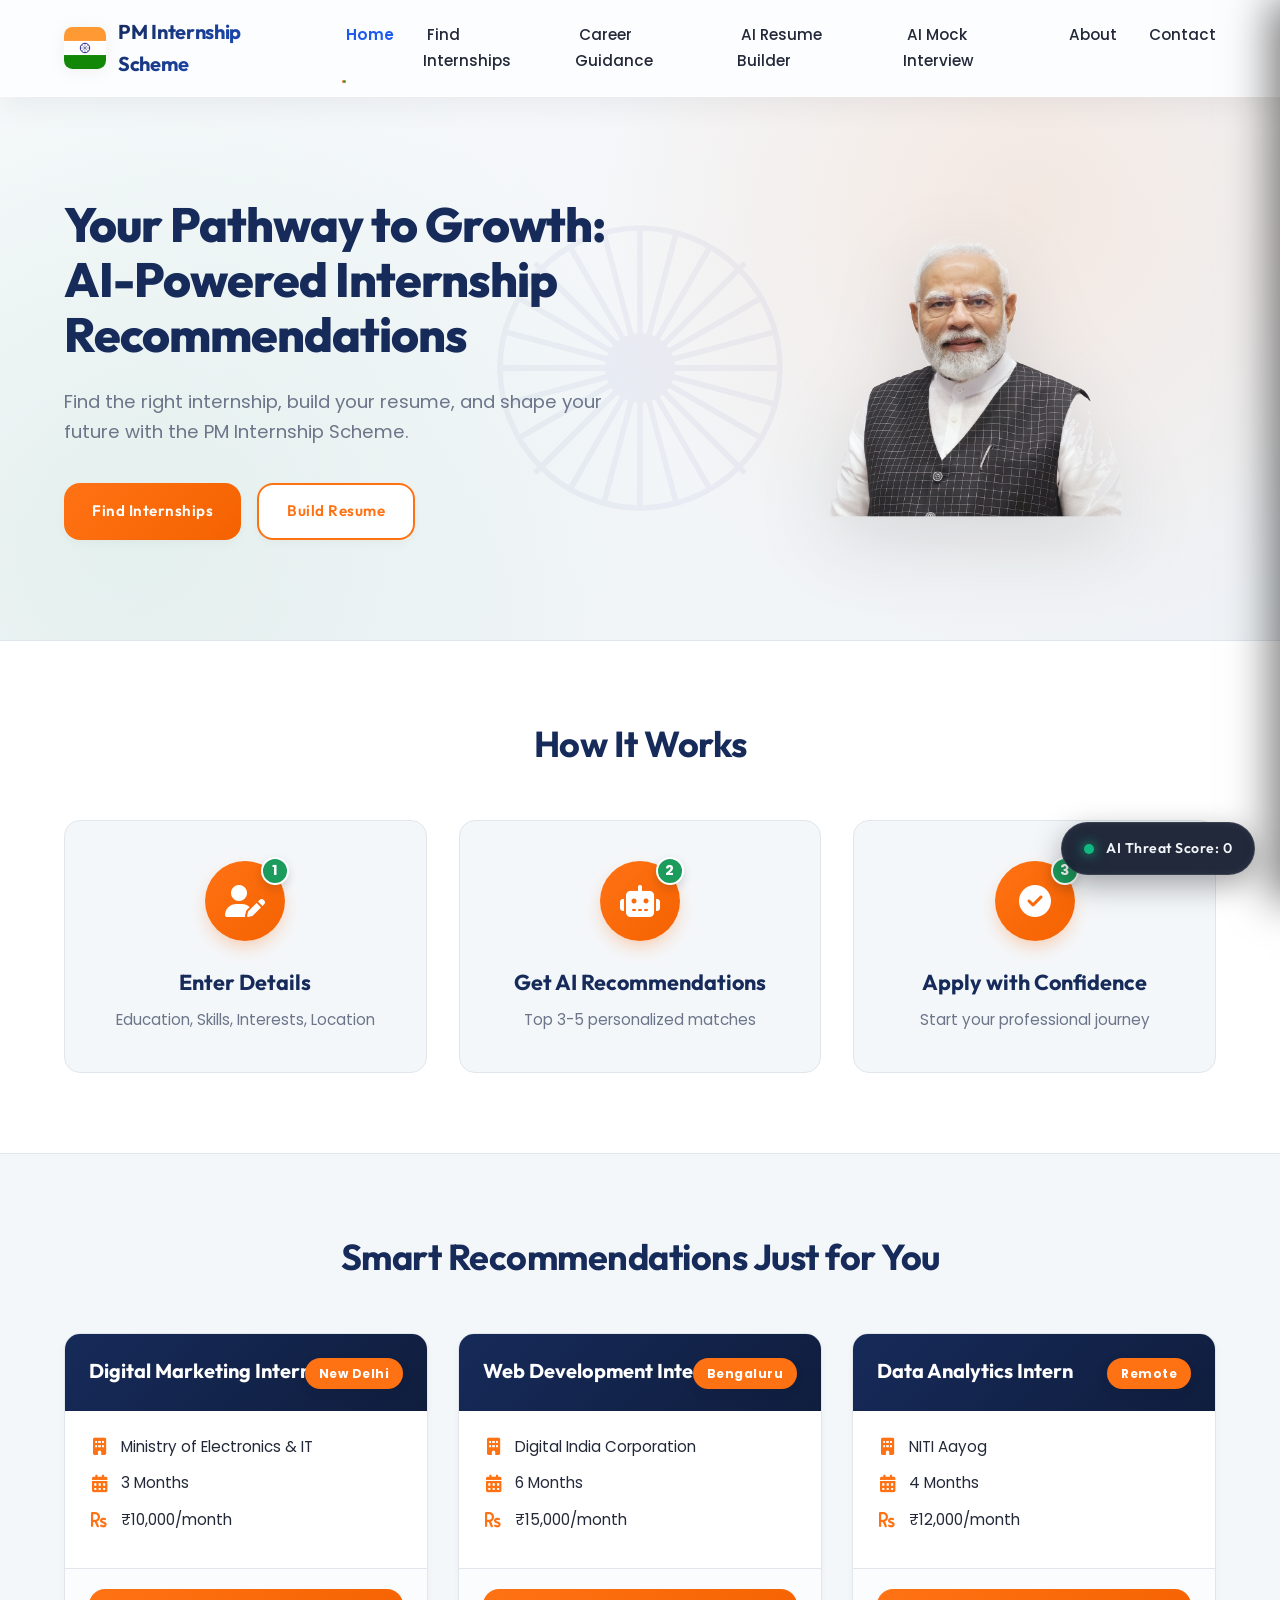
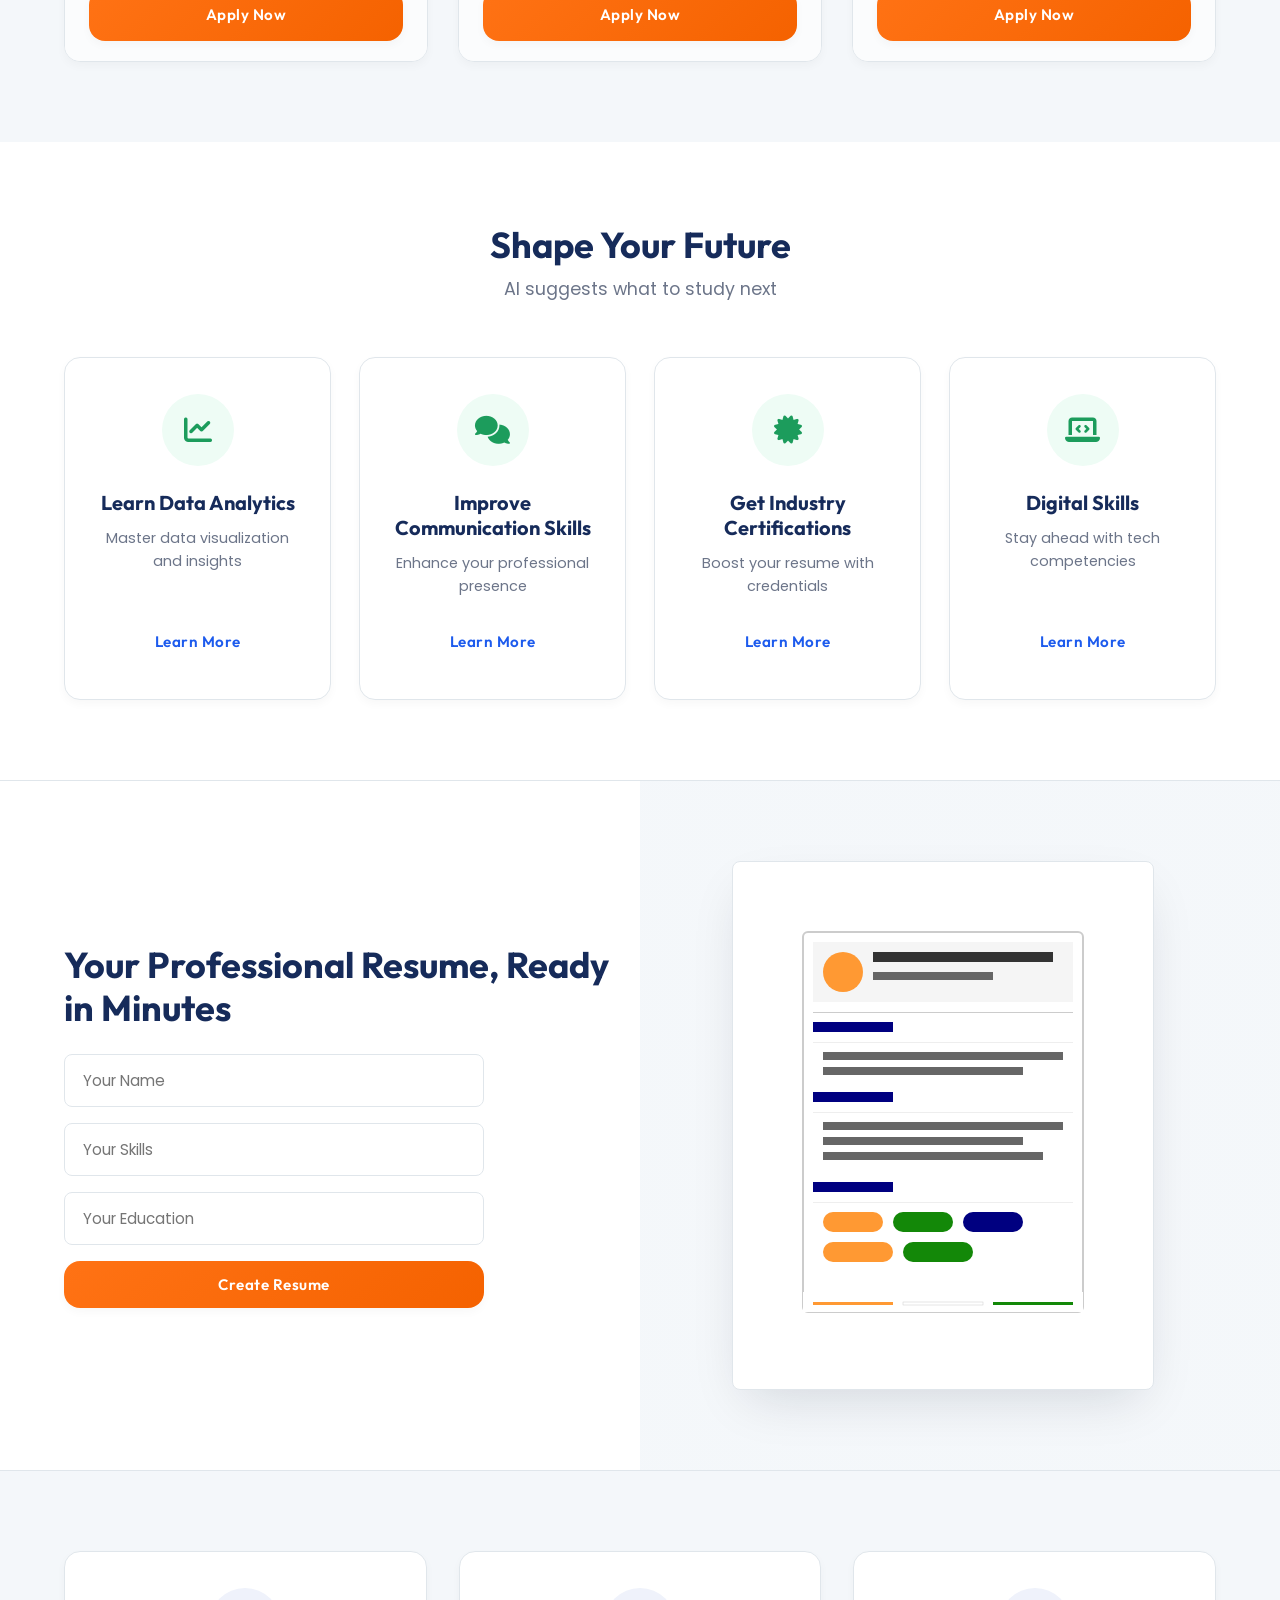
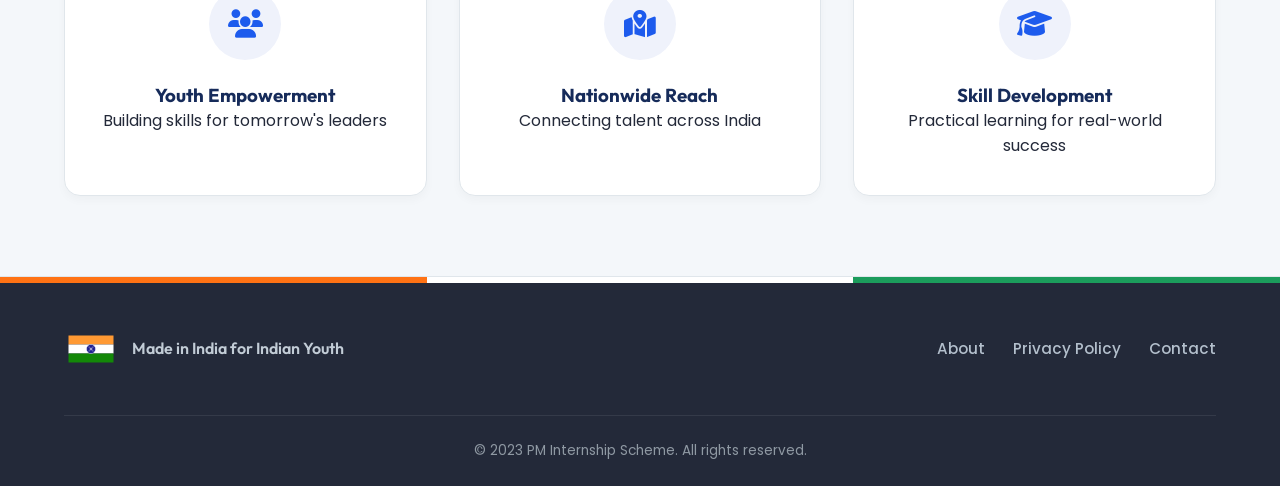
<file: index.html>
<!DOCTYPE html>
<html lang="en">
<head>
    <meta charset="UTF-8">
    <meta name="viewport" content="width=device-width, initial-scale=1.0">
    <title>PM Internship Scheme - AI-Powered Internship Recommendation & Career Guidance</title>
    <link rel="stylesheet" href="style.css">
    <link rel="stylesheet" href="https://cdnjs.cloudflare.com/ajax/libs/font-awesome/6.4.0/css/all.min.css">
    <link href="https://fonts.googleapis.com/css2?family=Outfit:wght@300;400;500;600;700;800&family=Poppins:wght@300;400;500;600;700&display=swap" rel="stylesheet">
</head>
<body>
    <!-- Header Section -->
    <header>
        <div class="container">
            <div class="logo">
                <img src="logo.svg" alt="PM Internship Scheme Logo">
                <span>PM Internship Scheme</span>
            </div>
            <nav>
                <ul class="menu">
                    <li><a href="index.html" class="active">Home</a></li>
                    <li><a href="find-internships.html">Find Internships</a></li>
                    <li><a href="career-guidance.html">Career Guidance</a></li>
                    <li><a href="resume-builder.html">AI Resume Builder</a></li>
                    <li><a href="mock-interview.html">AI Mock Interview</a></li>
                    <li><a href="about.html">About</a></li>
                    <li><a href="contact.html">Contact</a></li>
                </ul>
                <div class="hamburger">
                    <span></span>
                    <span></span>
                    <span></span>
                </div>
            </nav>
        </div>
    </header>

    <!-- Hero Banner Section -->
    <section class="hero">
        <div class="container">
            <div class="hero-content">
                <h1>Your Pathway to Growth: AI-Powered Internship Recommendations</h1>
                <p>Find the right internship, build your resume, and shape your future with the PM Internship Scheme.</p>
                <div class="hero-buttons">
                    <a href="find-internships.html" class="btn primary">Find Internships</a>
                    <a href="resume-builder.html" class="btn secondary">Build Resume</a>
                </div>
            </div>
            <div class="hero-image">
                <img src="pm-modi.png" alt="PM Modi">
            </div>
        </div>
        <div class="ashoka-chakra"></div>
    </section>

    <!-- How It Works Section -->
    <section class="how-it-works">
        <div class="container">
            <h2>How It Works</h2>
            <div class="steps">
                <div class="step">
                    <div class="step-icon">
                        <i class="fas fa-user-edit"></i>
                        <span class="step-number">1</span>
                    </div>
                    <h3>Enter Details</h3>
                    <p>Education, Skills, Interests, Location</p>
                </div>
                <div class="step">
                    <div class="step-icon">
                        <i class="fas fa-robot"></i>
                        <span class="step-number">2</span>
                    </div>
                    <h3>Get AI Recommendations</h3>
                    <p>Top 3-5 personalized matches</p>
                </div>
                <div class="step">
                    <div class="step-icon">
                        <i class="fas fa-check-circle"></i>
                        <span class="step-number">3</span>
                    </div>
                    <h3>Apply with Confidence</h3>
                    <p>Start your professional journey</p>
                </div>
            </div>
        </div>
    </section>

    <!-- Internship Preview Section -->
    <section class="internship-preview">
        <div class="container">
            <h2>Smart Recommendations Just for You</h2>
            <div class="internship-cards">
                <div class="card">
                    <div class="card-header">
                        <h3>Digital Marketing Intern</h3>
                        <span class="badge">New Delhi</span>
                    </div>
                    <div class="card-body">
                        <p><i class="fas fa-building"></i> Ministry of Electronics & IT</p>
                        <p><i class="fas fa-calendar-alt"></i> 3 Months</p>
                        <p><i class="fas fa-rupee-sign"></i> <span class="sensitive-data">₹10,000/month</span></p>
                    </div>
                    <div class="card-footer">
                        <a href="#" class="btn primary">Apply Now</a>
                    </div>
                </div>
                <div class="card">
                    <div class="card-header">
                        <h3>Web Development Intern</h3>
                        <span class="badge">Bengaluru</span>
                    </div>
                    <div class="card-body">
                        <p><i class="fas fa-building"></i> Digital India Corporation</p>
                        <p><i class="fas fa-calendar-alt"></i> 6 Months</p>
                        <p><i class="fas fa-rupee-sign"></i> <span class="sensitive-data">₹15,000/month</span></p>
                    </div>
                    <div class="card-footer">
                        <a href="#" class="btn primary">Apply Now</a>
                    </div>
                </div>
                <div class="card">
                    <div class="card-header">
                        <h3>Data Analytics Intern</h3>
                        <span class="badge">Remote</span>
                    </div>
                    <div class="card-body">
                        <p><i class="fas fa-building"></i> NITI Aayog</p>
                        <p><i class="fas fa-calendar-alt"></i> 4 Months</p>
                        <p><i class="fas fa-rupee-sign"></i> <span class="sensitive-data">₹12,000/month</span></p>
                    </div>
                    <div class="card-footer">
                        <a href="#" class="btn primary">Apply Now</a>
                    </div>
                </div>
            </div>
        </div>
    </section>

    <!-- Career Guidance Section -->
    <section class="career-guidance">
        <div class="container">
            <h2>Shape Your Future</h2>
            <p class="section-subtitle">AI suggests what to study next</p>
            <div class="guidance-cards">
                <div class="card">
                    <div class="card-icon">
                        <i class="fas fa-chart-line"></i>
                    </div>
                    <h3>Learn Data Analytics</h3>
                    <p>Master data visualization and insights</p>
                    <a href="career-guidance.html" class="btn text">Learn More</a>
                </div>
                <div class="card">
                    <div class="card-icon">
                        <i class="fas fa-comments"></i>
                    </div>
                    <h3>Improve Communication Skills</h3>
                    <p>Enhance your professional presence</p>
                    <a href="career-guidance.html" class="btn text">Learn More</a>
                </div>
                <div class="card">
                    <div class="card-icon">
                        <i class="fas fa-certificate"></i>
                    </div>
                    <h3>Get Industry Certifications</h3>
                    <p>Boost your resume with credentials</p>
                    <a href="career-guidance.html" class="btn text">Learn More</a>
                </div>
                <div class="card">
                    <div class="card-icon">
                        <i class="fas fa-laptop-code"></i>
                    </div>
                    <h3>Digital Skills</h3>
                    <p>Stay ahead with tech competencies</p>
                    <a href="career-guidance.html" class="btn text">Learn More</a>
                </div>
            </div>
        </div>
    </section>

    <!-- AI Resume Builder Section -->
    <section class="resume-builder">
        <div class="container">
            <div class="resume-content">
                <h2>Your Professional Resume, Ready in Minutes</h2>
                <form class="mini-form">
                    <div class="form-group">
                        <input type="text" placeholder="Your Name">
                    </div>
                    <div class="form-group">
                        <input type="text" placeholder="Your Skills">
                    </div>
                    <div class="form-group">
                        <input type="text" placeholder="Your Education">
                    </div>
                    <button type="button" class="btn primary">Create Resume</button>
                </form>
            </div>
            <div class="resume-preview">
                <img src="resume-preview.svg" alt="Resume Preview">
            </div>
        </div>
    </section>

    <!-- About Mini Section -->
    <section class="about-mini">
        <div class="container">
            <div class="about-cards">
                <div class="card">
                    <div class="card-icon">
                        <i class="fas fa-users"></i>
                    </div>
                    <h3>Youth Empowerment</h3>
                    <p>Building skills for tomorrow's leaders</p>
                </div>
                <div class="card">
                    <div class="card-icon">
                        <i class="fas fa-map-marked-alt"></i>
                    </div>
                    <h3>Nationwide Reach</h3>
                    <p>Connecting talent across India</p>
                </div>
                <div class="card">
                    <div class="card-icon">
                        <i class="fas fa-graduation-cap"></i>
                    </div>
                    <h3>Skill Development</h3>
                    <p>Practical learning for real-world success</p>
                </div>
            </div>
        </div>
    </section>

    <!-- Footer Section -->
    <footer>
        <div class="tricolor-strip"></div>
        <div class="container">
            <div class="footer-content">
                <div class="footer-logo">
                    <img src="indian-flag.svg" alt="Indian Flag">
                    <p>Made in India for Indian Youth</p>
                </div>
                <div class="footer-links">
                    <ul>
                        <li><a href="about.html">About</a></li>
                        <li><a href="#">Privacy Policy</a></li>
                        <li><a href="contact.html">Contact</a></li>
                    </ul>
                </div>
            </div>
            <div class="copyright">
                <p>&copy; 2023 PM Internship Scheme. All rights reserved.</p>
            </div>
        </div>
    </footer>

    <script src="script.js"></script>
    <script src="recommendations.js"></script>
</body>
</html>
</file>
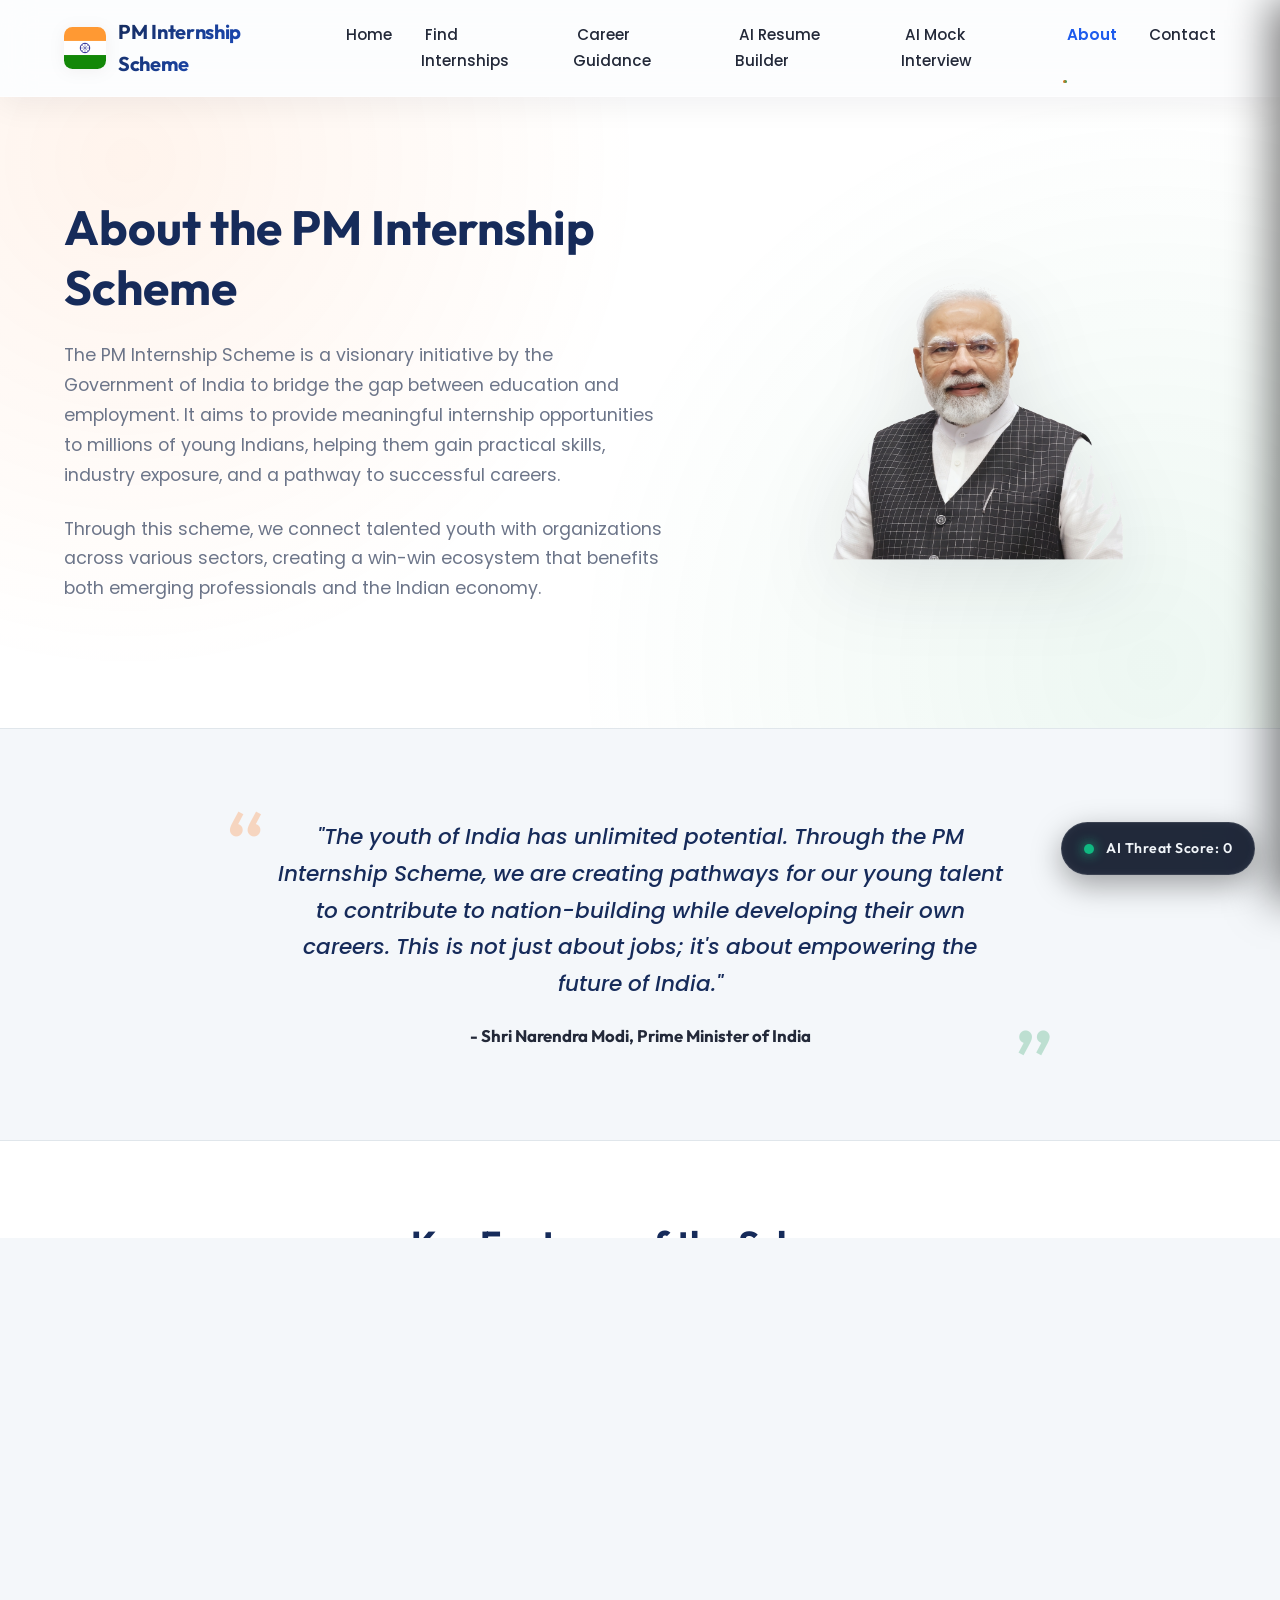
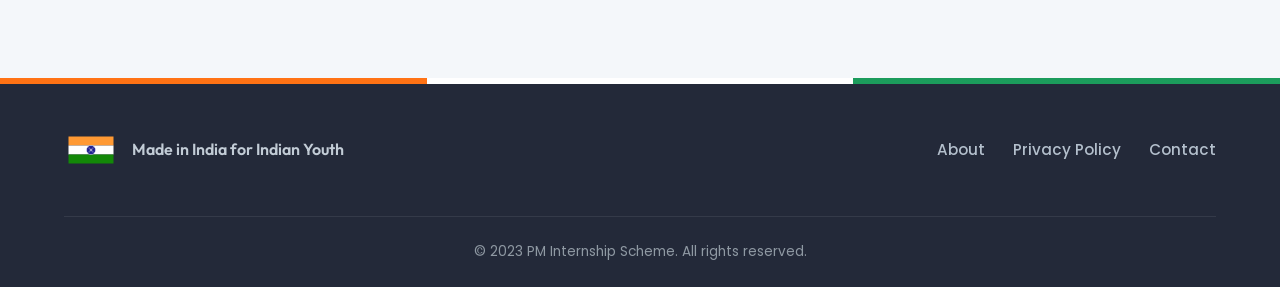
<file: about.html>
<!DOCTYPE html>
<html lang="en">
<head>
    <meta charset="UTF-8">
    <meta name="viewport" content="width=device-width, initial-scale=1.0">
    <title>About the Scheme - PM Internship Scheme</title>
    <link rel="stylesheet" href="style.css">
    <link rel="stylesheet" href="https://cdnjs.cloudflare.com/ajax/libs/font-awesome/6.4.0/css/all.min.css">
    <link href="https://fonts.googleapis.com/css2?family=Outfit:wght@300;400;500;600;700;800&family=Poppins:wght@300;400;500;600;700&display=swap" rel="stylesheet">
</head>
<body>
    <!-- Header Section -->
    <header>
        <div class="container">
            <div class="logo">
                <img src="logo.svg" alt="PM Internship Scheme Logo">
                <span>PM Internship Scheme</span>
            </div>
            <nav>
                <ul class="menu">
                    <li><a href="index.html">Home</a></li>
                    <li><a href="find-internships.html">Find Internships</a></li>
                    <li><a href="career-guidance.html">Career Guidance</a></li>
                    <li><a href="resume-builder.html">AI Resume Builder</a></li>
                    <li><a href="mock-interview.html">AI Mock Interview</a></li>
                    <li><a href="about.html" class="active">About</a></li>
                    <li><a href="contact.html">Contact</a></li>
                </ul>
                <div class="hamburger">
                    <span></span>
                    <span></span>
                    <span></span>
                </div>
            </nav>
        </div>
    </header>

    <!-- About Hero Section -->
    <section class="about-hero">
        <div class="container">
            <div class="about-hero-content">
                <div class="about-hero-text">
                    <h1>About the PM Internship Scheme</h1>
                    <p>The PM Internship Scheme is a visionary initiative by the Government of India to bridge the gap between education and employment. It aims to provide meaningful internship opportunities to millions of young Indians, helping them gain practical skills, industry exposure, and a pathway to successful careers.</p>
                    <p>Through this scheme, we connect talented youth with organizations across various sectors, creating a win-win ecosystem that benefits both emerging professionals and the Indian economy.</p>
                </div>
                <div class="about-hero-image">
                    <img src="pm-modi.png" alt="PM Modi">
                </div>
            </div>
        </div>
    </section>

    <!-- Quote Section -->
    <section class="about-quote">
        <div class="container">
            <div class="quote-content">
                <p class="quote-text">"The youth of India has unlimited potential. Through the PM Internship Scheme, we are creating pathways for our young talent to contribute to nation-building while developing their own careers. This is not just about jobs; it's about empowering the future of India."</p>
                <p class="quote-author">- Shri Narendra Modi, Prime Minister of India</p>
            </div>
        </div>
    </section>

    <!-- Features Section -->
    <section class="about-features">
        <div class="container">
            <div class="features-heading">
                <h2>Key Features of the Scheme</h2>
                <p>The PM Internship Scheme is designed with several innovative features to maximize impact and accessibility for all Indian youth.</p>
            </div>
            <div class="features-grid">
                <div class="feature-card">
                    <div class="feature-icon">
                        <i class="fas fa-users"></i>
                    </div>
                    <h3>Youth Empowerment</h3>
                    <p>Providing opportunities to millions of young Indians to gain practical skills and industry exposure through structured internships.</p>
                </div>
                <div class="feature-card">
                    <div class="feature-icon">
                        <i class="fas fa-map-marked-alt"></i>
                    </div>
                    <h3>Nationwide Reach</h3>
                    <p>Ensuring internship opportunities reach every corner of India, including rural and remote areas, through digital accessibility.</p>
                </div>
                <div class="feature-card">
                    <div class="feature-icon">
                        <i class="fas fa-graduation-cap"></i>
                    </div>
                    <h3>Skill Development</h3>
                    <p>Focusing on practical skill enhancement that complements academic knowledge and prepares youth for the demands of the job market.</p>
                </div>
                <div class="feature-card">
                    <div class="feature-icon">
                        <i class="fas fa-handshake"></i>
                    </div>
                    <h3>Industry Partnerships</h3>
                    <p>Collaborating with leading companies, startups, and government organizations to provide quality internship experiences.</p>
                </div>
                <div class="feature-card">
                    <div class="feature-icon">
                        <i class="fas fa-robot"></i>
                    </div>
                    <h3>AI-Powered Matching</h3>
                    <p>Using advanced technology to match candidates with the most suitable internships based on their skills, interests, and career goals.</p>
                </div>
                <div class="feature-card">
                    <div class="feature-icon">
                        <i class="fas fa-rupee-sign"></i>
                    </div>
                    <h3>Financial Support</h3>
                    <p>Providing stipends and financial assistance to ensure that economic barriers do not prevent talented youth from participating.</p>
                </div>
            </div>
        </div>
    </section>

    <!-- Stats Section -->
    <section class="about-stats">
        <div class="container">
            <div class="stats-heading">
                <h2>Our Impact</h2>
            </div>
            <div class="stats-grid">
                <div class="stat-card">
                    <div class="stat-number">1M+</div>
                    <div class="stat-label">Internships Created</div>
                </div>
                <div class="stat-card">
                    <div class="stat-number">28</div>
                    <div class="stat-label">States Covered</div>
                </div>
                <div class="stat-card">
                    <div class="stat-number">5000+</div>
                    <div class="stat-label">Partner Organizations</div>
                </div>
                <div class="stat-card">
                    <div class="stat-number">70%</div>
                    <div class="stat-label">Placement Rate</div>
                </div>
            </div>
        </div>
    </section>

    <!-- Vision Section -->
    <section class="about-vision">
        <div class="container">
            <div class="vision-content">
                <div class="vision-text">
                    <h2>Our Vision for India's Youth</h2>
                    <p>The PM Internship Scheme envisions a future where every young Indian has access to quality skill development and career opportunities, regardless of their background or location.</p>
                    <p>We believe that by connecting education with practical experience, we can create a generation of skilled professionals who will drive India's growth story in the coming decades.</p>
                    <div class="vision-points">
                        <div class="vision-point">
                            <i class="fas fa-check-circle"></i>
                            <div class="vision-point-text">
                                <h4>Skill India</h4>
                                <p>Creating a workforce equipped with industry-relevant skills for the 21st century economy.</p>
                            </div>
                        </div>
                        <div class="vision-point">
                            <i class="fas fa-check-circle"></i>
                            <div class="vision-point-text">
                                <h4>Digital India</h4>
                                <p>Leveraging technology to make opportunities accessible to all, especially in remote areas.</p>
                            </div>
                        </div>
                        <div class="vision-point">
                            <i class="fas fa-check-circle"></i>
                            <div class="vision-point-text">
                                <h4>Atmanirbhar Bharat</h4>
                                <p>Building self-reliance through a skilled workforce that can drive innovation and entrepreneurship.</p>
                            </div>
                        </div>
                    </div>
                </div>
                <div class="vision-image">
                    <img src="indian-flag.svg" alt="Indian Flag">
                </div>
            </div>
        </div>
    </section>

    <!-- Footer Section -->
    <footer>
        <div class="tricolor-strip"></div>
        <div class="container">
            <div class="footer-content">
                <div class="footer-logo">
                    <img src="indian-flag.svg" alt="Indian Flag">
                    <p>Made in India for Indian Youth</p>
                </div>
                <div class="footer-links">
                    <ul>
                        <li><a href="about.html">About</a></li>
                        <li><a href="#">Privacy Policy</a></li>
                        <li><a href="contact.html">Contact</a></li>
                    </ul>
                </div>
            </div>
            <div class="copyright">
                <p>&copy; 2023 PM Internship Scheme. All rights reserved.</p>
            </div>
        </div>
    </footer>

    <script src="script.js"></script>
    <script src="recommendations.js"></script>
</body>
</html>
</file>
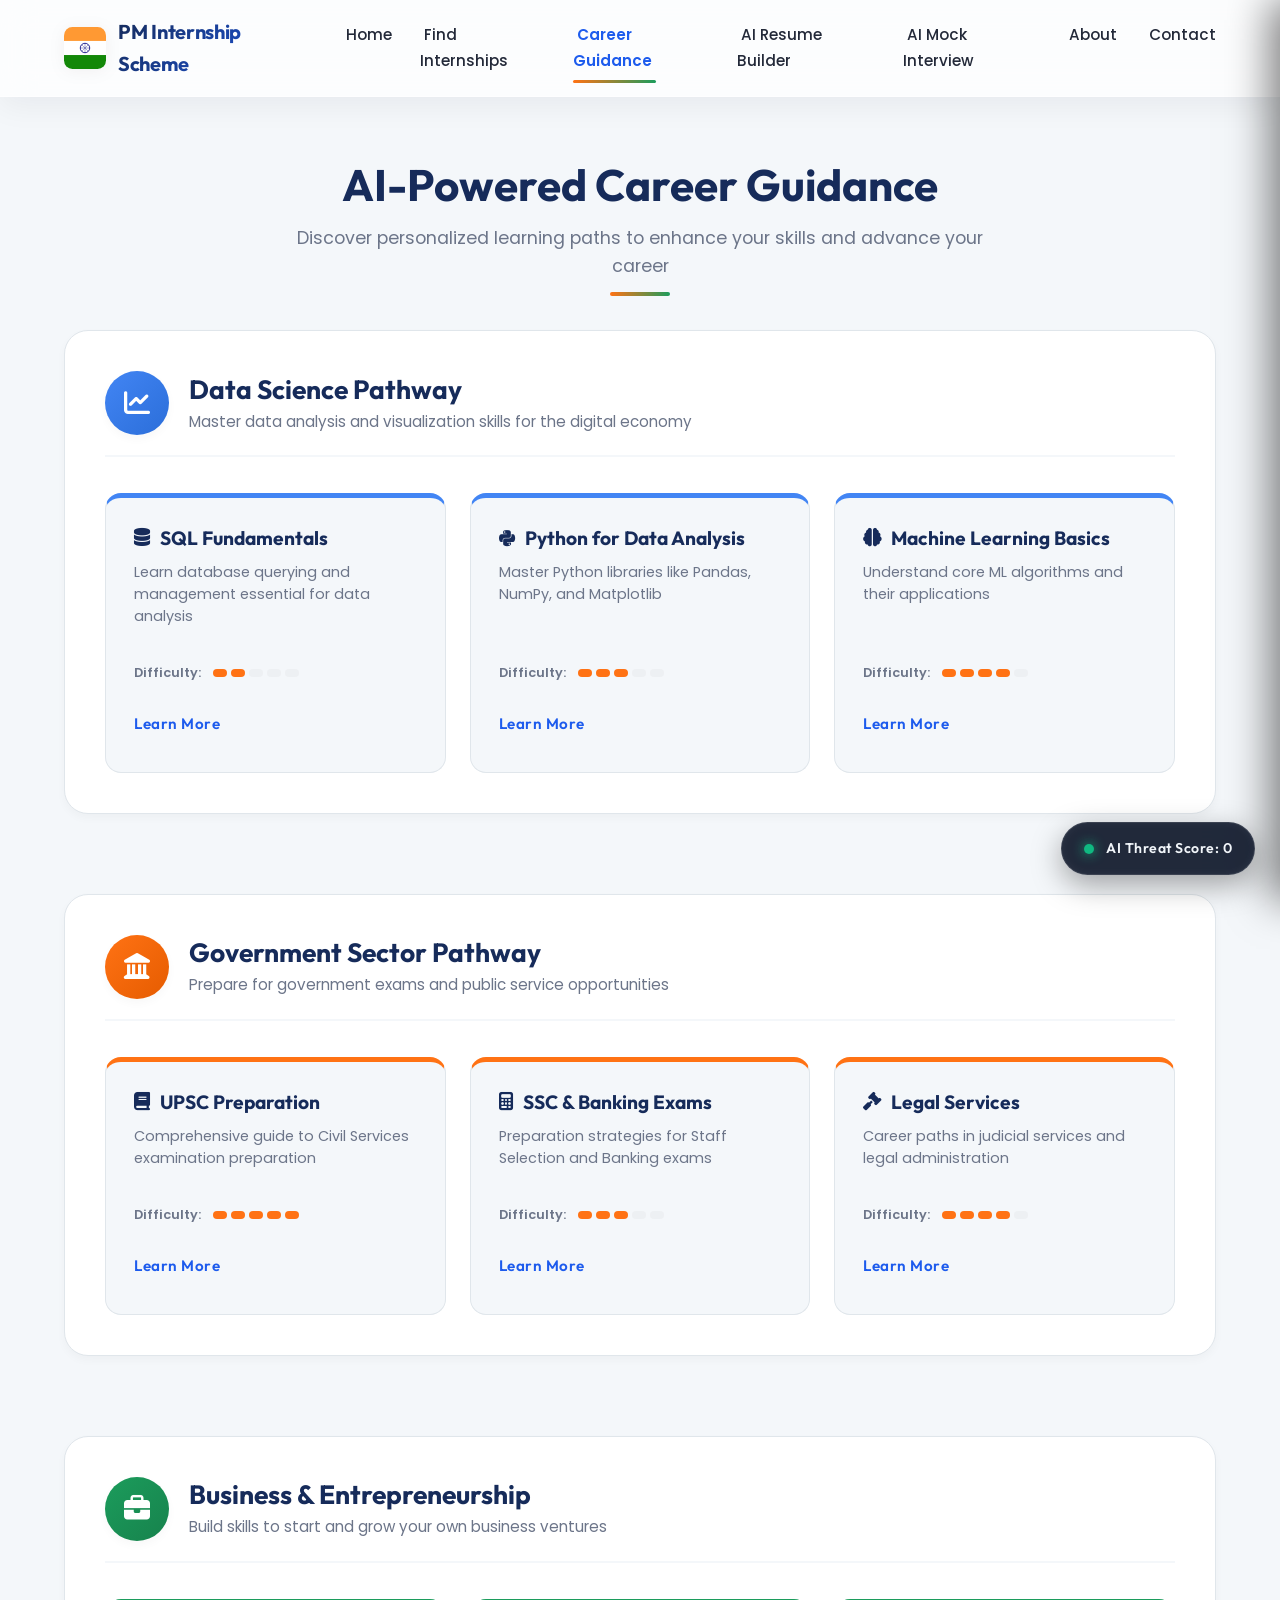
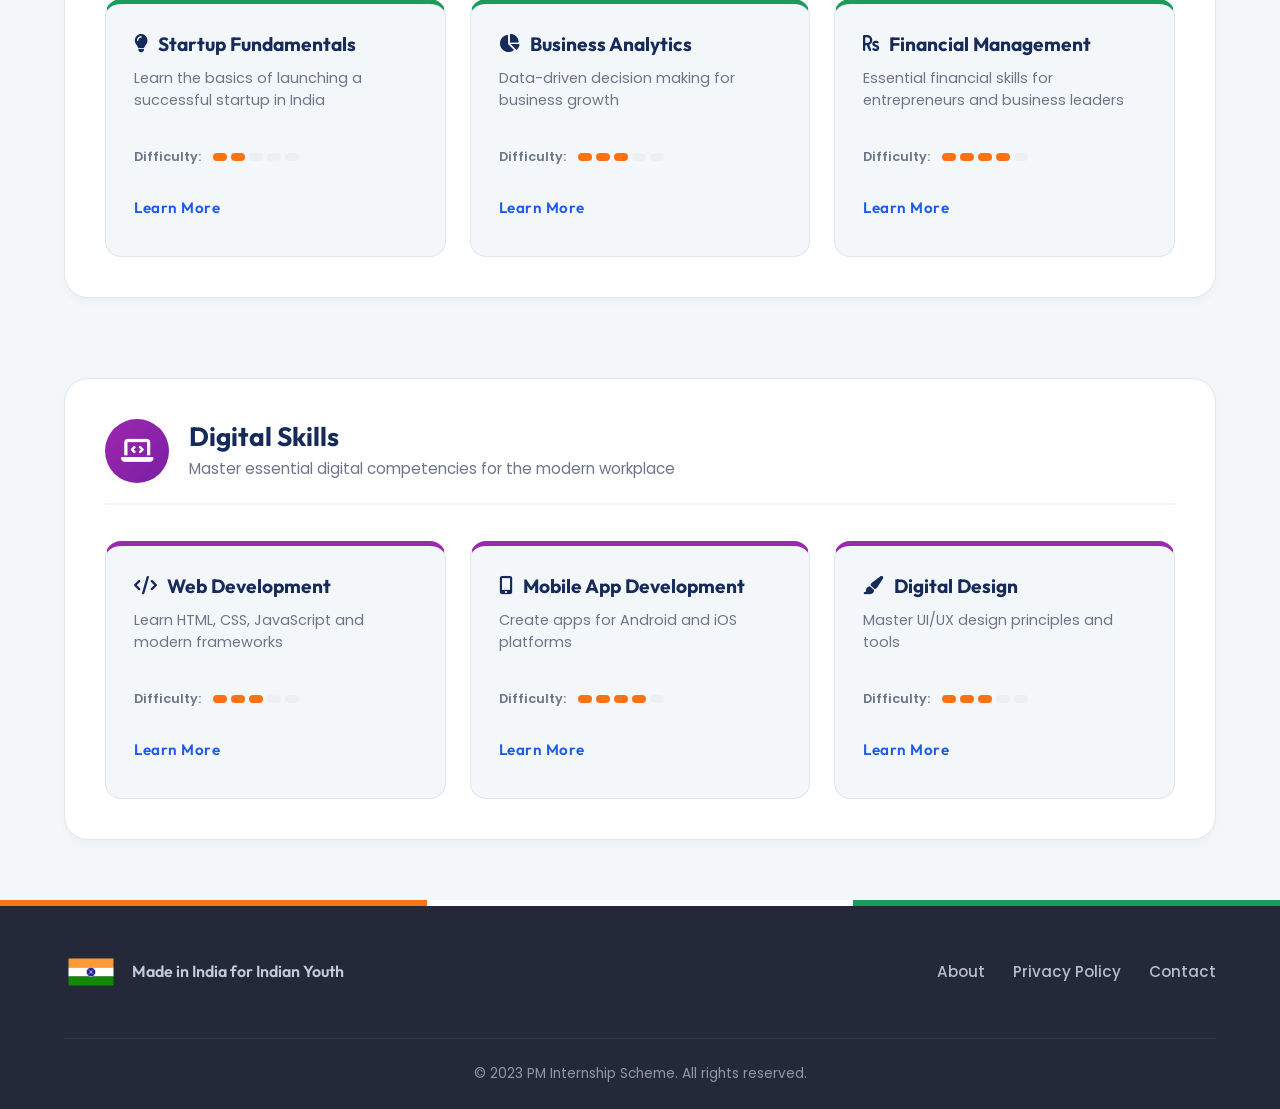
<file: career-guidance.html>
<!DOCTYPE html>
<html lang="en">
<head>
    <meta charset="UTF-8">
    <meta name="viewport" content="width=device-width, initial-scale=1.0">
    <title>Career Guidance - PM Internship Scheme</title>
    <link rel="stylesheet" href="style.css">
    <link rel="stylesheet" href="https://cdnjs.cloudflare.com/ajax/libs/font-awesome/6.4.0/css/all.min.css">
    <link href="https://fonts.googleapis.com/css2?family=Outfit:wght@300;400;500;600;700;800&family=Poppins:wght@300;400;500;600;700&display=swap" rel="stylesheet">
</head>
<body>
    <!-- Header Section -->
    <header>
        <div class="container">
            <div class="logo">
                <img src="logo.svg" alt="PM Internship Scheme Logo">
                <span>PM Internship Scheme</span>
            </div>
            <nav>
                <ul class="menu">
                    <li><a href="index.html">Home</a></li>
                    <li><a href="find-internships.html">Find Internships</a></li>
                    <li><a href="career-guidance.html" class="active">Career Guidance</a></li>
                    <li><a href="resume-builder.html">AI Resume Builder</a></li>
                    <li><a href="mock-interview.html">AI Mock Interview</a></li>
                    <li><a href="about.html">About</a></li>
                    <li><a href="contact.html">Contact</a></li>
                </ul>
                <div class="hamburger">
                    <span></span>
                    <span></span>
                    <span></span>
                </div>
            </nav>
        </div>
    </header>

    <!-- Main Content -->
    <section class="page-content">
        <div class="container">
            <div class="page-header">
                <h1>AI-Powered Career Guidance</h1>
                <p>Discover personalized learning paths to enhance your skills and advance your career</p>
            </div>
            
            <!-- Data Science Pathway -->
            <div class="pathway-section data-science">
                <div class="pathway-header">
                    <div class="pathway-icon">
                        <i class="fas fa-chart-line"></i>
                    </div>
                    <div class="pathway-title">
                        <h2>Data Science Pathway</h2>
                        <p>Master data analysis and visualization skills for the digital economy</p>
                    </div>
                </div>
                
                <div class="pathway-cards">
                    <div class="pathway-card">
                        <h3><i class="fas fa-database"></i> SQL Fundamentals</h3>
                        <p>Learn database querying and management essential for data analysis</p>
                        <div class="skill-level">
                            <span>Difficulty:</span>
                            <div class="level">
                                <div class="active"></div>
                                <div class="active"></div>
                                <div></div>
                                <div></div>
                                <div></div>
                            </div>
                        </div>
                        <a href="#" class="btn text">Learn More</a>
                    </div>
                    
                    <div class="pathway-card">
                        <h3><i class="fab fa-python"></i> Python for Data Analysis</h3>
                        <p>Master Python libraries like Pandas, NumPy, and Matplotlib</p>
                        <div class="skill-level">
                            <span>Difficulty:</span>
                            <div class="level">
                                <div class="active"></div>
                                <div class="active"></div>
                                <div class="active"></div>
                                <div></div>
                                <div></div>
                            </div>
                        </div>
                        <a href="#" class="btn text">Learn More</a>
                    </div>
                    
                    <div class="pathway-card">
                        <h3><i class="fas fa-brain"></i> Machine Learning Basics</h3>
                        <p>Understand core ML algorithms and their applications</p>
                        <div class="skill-level">
                            <span>Difficulty:</span>
                            <div class="level">
                                <div class="active"></div>
                                <div class="active"></div>
                                <div class="active"></div>
                                <div class="active"></div>
                                <div></div>
                            </div>
                        </div>
                        <a href="#" class="btn text">Learn More</a>
                    </div>
                </div>
            </div>
            
            <!-- Government Sector Pathway -->
            <div class="pathway-section government">
                <div class="pathway-header">
                    <div class="pathway-icon">
                        <i class="fas fa-landmark"></i>
                    </div>
                    <div class="pathway-title">
                        <h2>Government Sector Pathway</h2>
                        <p>Prepare for government exams and public service opportunities</p>
                    </div>
                </div>
                
                <div class="pathway-cards">
                    <div class="pathway-card">
                        <h3><i class="fas fa-book"></i> UPSC Preparation</h3>
                        <p>Comprehensive guide to Civil Services examination preparation</p>
                        <div class="skill-level">
                            <span>Difficulty:</span>
                            <div class="level">
                                <div class="active"></div>
                                <div class="active"></div>
                                <div class="active"></div>
                                <div class="active"></div>
                                <div class="active"></div>
                            </div>
                        </div>
                        <a href="#" class="btn text">Learn More</a>
                    </div>
                    
                    <div class="pathway-card">
                        <h3><i class="fas fa-calculator"></i> SSC & Banking Exams</h3>
                        <p>Preparation strategies for Staff Selection and Banking exams</p>
                        <div class="skill-level">
                            <span>Difficulty:</span>
                            <div class="level">
                                <div class="active"></div>
                                <div class="active"></div>
                                <div class="active"></div>
                                <div></div>
                                <div></div>
                            </div>
                        </div>
                        <a href="#" class="btn text">Learn More</a>
                    </div>
                    
                    <div class="pathway-card">
                        <h3><i class="fas fa-gavel"></i> Legal Services</h3>
                        <p>Career paths in judicial services and legal administration</p>
                        <div class="skill-level">
                            <span>Difficulty:</span>
                            <div class="level">
                                <div class="active"></div>
                                <div class="active"></div>
                                <div class="active"></div>
                                <div class="active"></div>
                                <div></div>
                            </div>
                        </div>
                        <a href="#" class="btn text">Learn More</a>
                    </div>
                </div>
            </div>
            
            <!-- Business & Entrepreneurship -->
            <div class="pathway-section business">
                <div class="pathway-header">
                    <div class="pathway-icon">
                        <i class="fas fa-briefcase"></i>
                    </div>
                    <div class="pathway-title">
                        <h2>Business & Entrepreneurship</h2>
                        <p>Build skills to start and grow your own business ventures</p>
                    </div>
                </div>
                
                <div class="pathway-cards">
                    <div class="pathway-card">
                        <h3><i class="fas fa-lightbulb"></i> Startup Fundamentals</h3>
                        <p>Learn the basics of launching a successful startup in India</p>
                        <div class="skill-level">
                            <span>Difficulty:</span>
                            <div class="level">
                                <div class="active"></div>
                                <div class="active"></div>
                                <div></div>
                                <div></div>
                                <div></div>
                            </div>
                        </div>
                        <a href="#" class="btn text">Learn More</a>
                    </div>
                    
                    <div class="pathway-card">
                        <h3><i class="fas fa-chart-pie"></i> Business Analytics</h3>
                        <p>Data-driven decision making for business growth</p>
                        <div class="skill-level">
                            <span>Difficulty:</span>
                            <div class="level">
                                <div class="active"></div>
                                <div class="active"></div>
                                <div class="active"></div>
                                <div></div>
                                <div></div>
                            </div>
                        </div>
                        <a href="#" class="btn text">Learn More</a>
                    </div>
                    
                    <div class="pathway-card">
                        <h3><i class="fas fa-rupee-sign"></i> Financial Management</h3>
                        <p>Essential financial skills for entrepreneurs and business leaders</p>
                        <div class="skill-level">
                            <span>Difficulty:</span>
                            <div class="level">
                                <div class="active"></div>
                                <div class="active"></div>
                                <div class="active"></div>
                                <div class="active"></div>
                                <div></div>
                            </div>
                        </div>
                        <a href="#" class="btn text">Learn More</a>
                    </div>
                </div>
            </div>
            
            <!-- Digital Skills -->
            <div class="pathway-section digital">
                <div class="pathway-header">
                    <div class="pathway-icon">
                        <i class="fas fa-laptop-code"></i>
                    </div>
                    <div class="pathway-title">
                        <h2>Digital Skills</h2>
                        <p>Master essential digital competencies for the modern workplace</p>
                    </div>
                </div>
                
                <div class="pathway-cards">
                    <div class="pathway-card">
                        <h3><i class="fas fa-code"></i> Web Development</h3>
                        <p>Learn HTML, CSS, JavaScript and modern frameworks</p>
                        <div class="skill-level">
                            <span>Difficulty:</span>
                            <div class="level">
                                <div class="active"></div>
                                <div class="active"></div>
                                <div class="active"></div>
                                <div></div>
                                <div></div>
                            </div>
                        </div>
                        <a href="#" class="btn text">Learn More</a>
                    </div>
                    
                    <div class="pathway-card">
                        <h3><i class="fas fa-mobile-alt"></i> Mobile App Development</h3>
                        <p>Create apps for Android and iOS platforms</p>
                        <div class="skill-level">
                            <span>Difficulty:</span>
                            <div class="level">
                                <div class="active"></div>
                                <div class="active"></div>
                                <div class="active"></div>
                                <div class="active"></div>
                                <div></div>
                            </div>
                        </div>
                        <a href="#" class="btn text">Learn More</a>
                    </div>
                    
                    <div class="pathway-card">
                        <h3><i class="fas fa-paint-brush"></i> Digital Design</h3>
                        <p>Master UI/UX design principles and tools</p>
                        <div class="skill-level">
                            <span>Difficulty:</span>
                            <div class="level">
                                <div class="active"></div>
                                <div class="active"></div>
                                <div class="active"></div>
                                <div></div>
                                <div></div>
                            </div>
                        </div>
                        <a href="#" class="btn text">Learn More</a>
                    </div>
                </div>
            </div>
        </div>
    </section>

    <!-- Footer Section -->
    <footer>
        <div class="tricolor-strip"></div>
        <div class="container">
            <div class="footer-content">
                <div class="footer-logo">
                    <img src="indian-flag.svg" alt="Indian Flag">
                    <p>Made in India for Indian Youth</p>
                </div>
                <div class="footer-links">
                    <ul>
                        <li><a href="about.html">About</a></li>
                        <li><a href="#">Privacy Policy</a></li>
                        <li><a href="contact.html">Contact</a></li>
                    </ul>
                </div>
            </div>
            <div class="copyright">
                <p>&copy; 2023 PM Internship Scheme. All rights reserved.</p>
            </div>
        </div>
    </footer>

    <script src="script.js"></script>
    <script src="recommendations.js"></script>
</body>
</html>
</file>
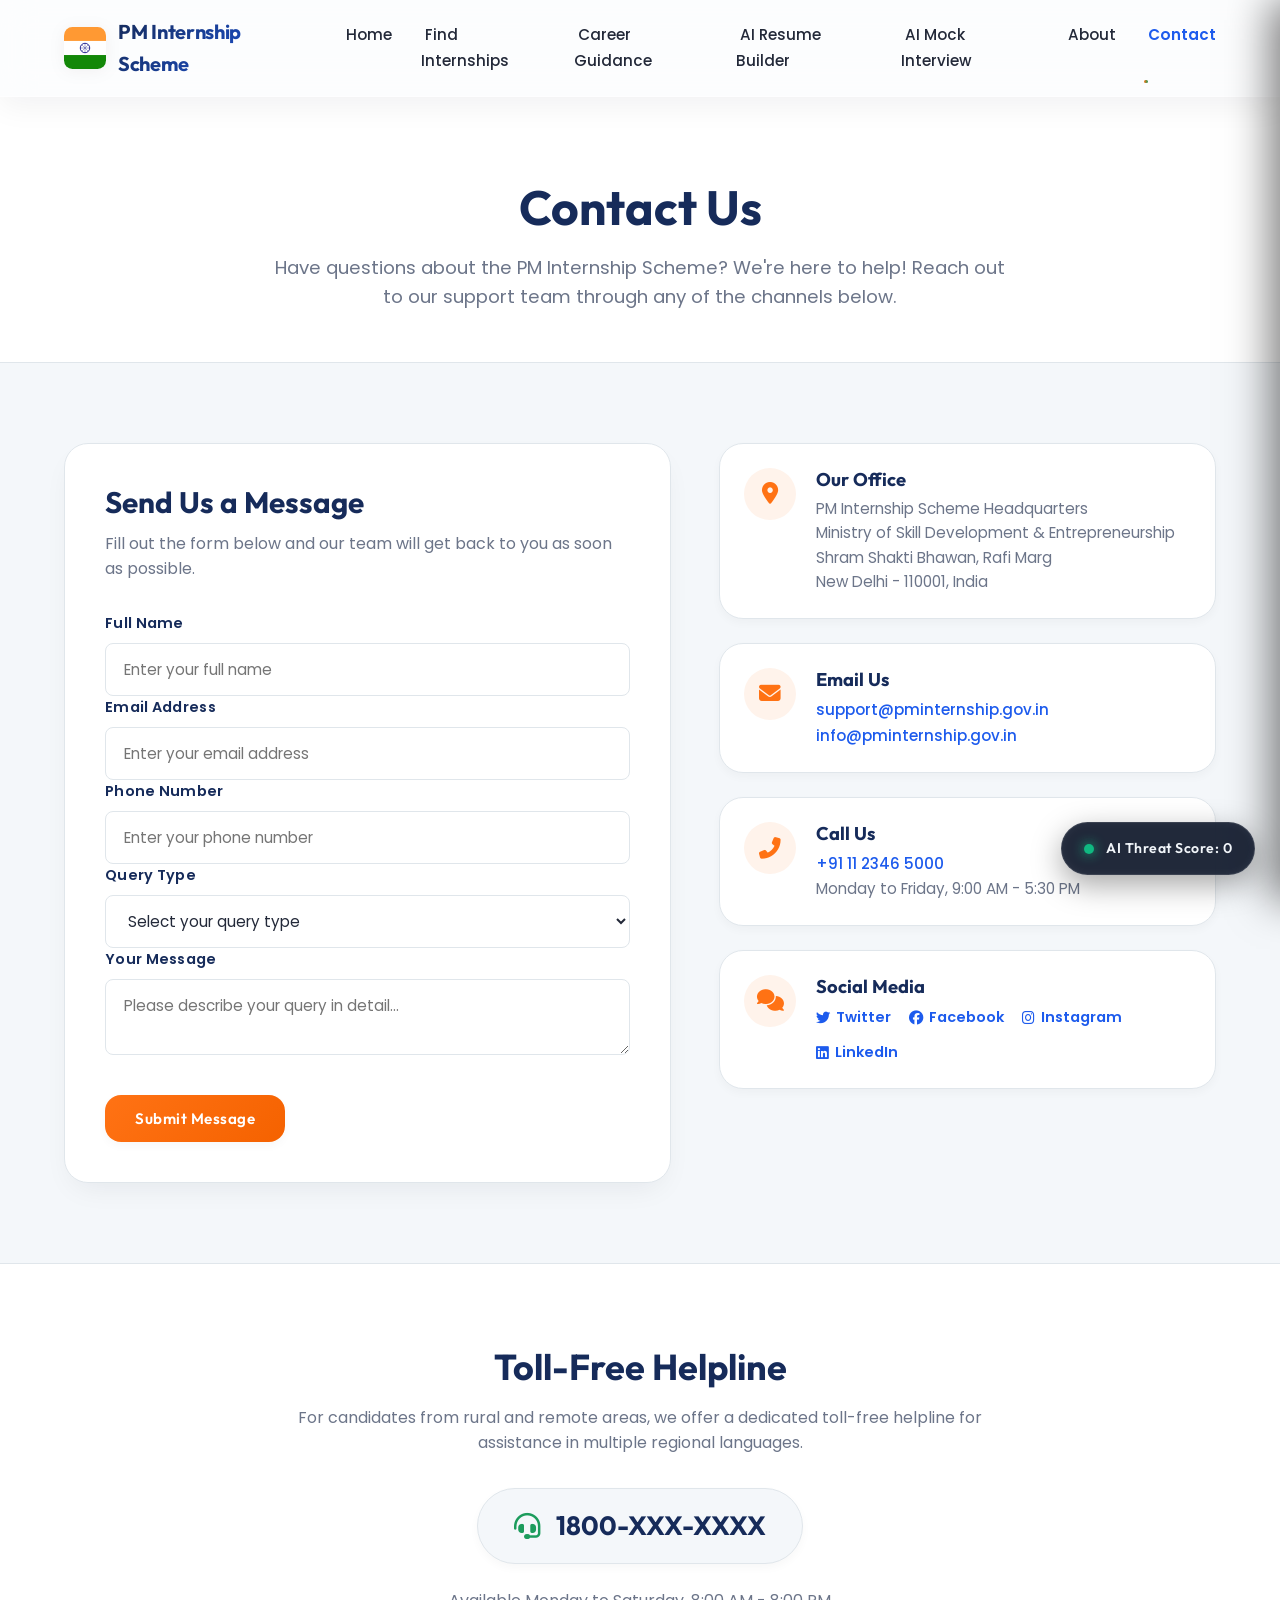
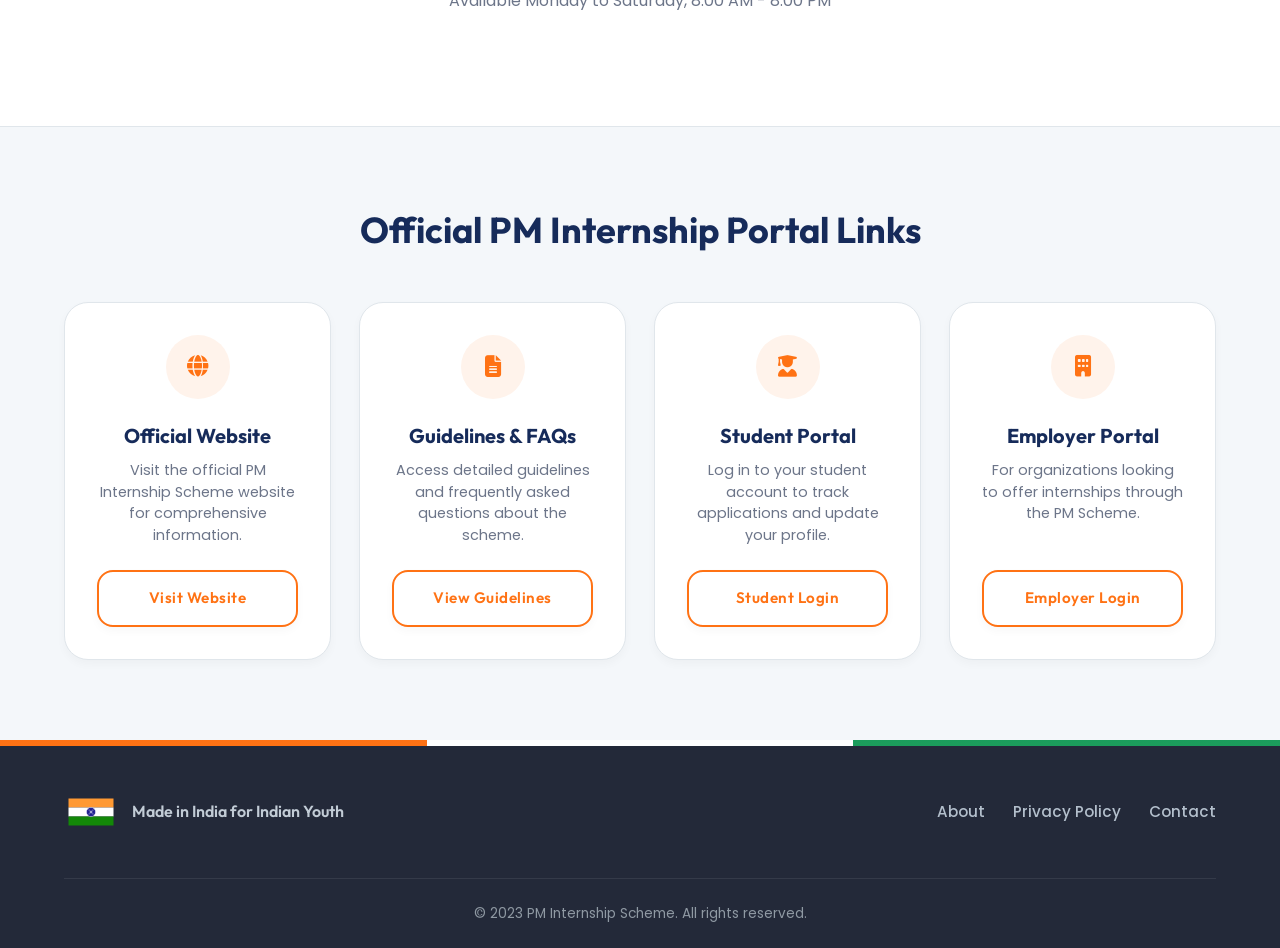
<file: contact.html>
<!DOCTYPE html>
<html lang="en">
<head>
    <meta charset="UTF-8">
    <meta name="viewport" content="width=device-width, initial-scale=1.0">
    <title>Contact Us - PM Internship Scheme</title>
    <link rel="stylesheet" href="style.css">
    <link rel="stylesheet" href="https://cdnjs.cloudflare.com/ajax/libs/font-awesome/6.4.0/css/all.min.css">
    <link href="https://fonts.googleapis.com/css2?family=Outfit:wght@300;400;500;600;700;800&family=Poppins:wght@300;400;500;600;700&display=swap" rel="stylesheet">
</head>
<body>
    <!-- Header Section -->
    <header>
        <div class="container">
            <div class="logo">
                <img src="logo.svg" alt="PM Internship Scheme Logo">
                <span>PM Internship Scheme</span>
            </div>
            <nav>
                <ul class="menu">
                    <li><a href="index.html">Home</a></li>
                    <li><a href="find-internships.html">Find Internships</a></li>
                    <li><a href="career-guidance.html">Career Guidance</a></li>
                    <li><a href="resume-builder.html">AI Resume Builder</a></li>
                    <li><a href="mock-interview.html">AI Mock Interview</a></li>
                    <li><a href="about.html">About</a></li>
                    <li><a href="contact.html" class="active">Contact</a></li>
                </ul>
                <div class="hamburger">
                    <span></span>
                    <span></span>
                    <span></span>
                </div>
            </nav>
        </div>
    </header>

    <!-- Contact Hero Section -->
    <section class="contact-hero">
        <div class="container">
            <h1>Contact Us</h1>
            <p>Have questions about the PM Internship Scheme? We're here to help! Reach out to our support team through any of the channels below.</p>
        </div>
    </section>

    <!-- Contact Content Section -->
    <section class="contact-content">
        <div class="container">
            <div class="contact-grid">
                <div class="contact-form">
                    <h2>Send Us a Message</h2>
                    <p>Fill out the form below and our team will get back to you as soon as possible.</p>
                    <form id="support-form">
                        <div class="form-group">
                            <label for="name">Full Name</label>
                            <input type="text" id="name" name="name" placeholder="Enter your full name" required>
                        </div>
                        <div class="form-group">
                            <label for="email">Email Address</label>
                            <input type="email" id="email" name="email" placeholder="Enter your email address" required>
                        </div>
                        <div class="form-group">
                            <label for="phone">Phone Number</label>
                            <input type="tel" id="phone" name="phone" placeholder="Enter your phone number">
                        </div>
                        <div class="form-group">
                            <label for="query-type">Query Type</label>
                            <select id="query-type" name="query-type" required>
                                <option value="" disabled selected>Select your query type</option>
                                <option value="application">Internship Application</option>
                                <option value="technical">Technical Support</option>
                                <option value="feedback">Feedback</option>
                                <option value="partnership">Partnership Inquiry</option>
                                <option value="other">Other</option>
                            </select>
                        </div>
                        <div class="form-group">
                            <label for="message">Your Message</label>
                            <textarea id="message" name="message" placeholder="Please describe your query in detail..." required></textarea>
                        </div>
                        <div class="form-actions">
                            <button type="submit" class="btn primary">Submit Message</button>
                        </div>
                    </form>
                </div>
                <div class="contact-info">
                    <div class="info-card">
                        <div class="info-icon">
                            <i class="fas fa-map-marker-alt"></i>
                        </div>
                        <div class="info-content">
                            <h3>Our Office</h3>
                            <p>PM Internship Scheme Headquarters<br>
                            Ministry of Skill Development & Entrepreneurship<br>
                            Shram Shakti Bhawan, Rafi Marg<br>
                            New Delhi - 110001, India</p>
                        </div>
                    </div>
                    <div class="info-card">
                        <div class="info-icon">
                            <i class="fas fa-envelope"></i>
                        </div>
                        <div class="info-content">
                            <h3>Email Us</h3>
                            <a href="mailto:support@pminternship.gov.in">support@pminternship.gov.in</a>
                            <a href="mailto:info@pminternship.gov.in">info@pminternship.gov.in</a>
                        </div>
                    </div>
                    <div class="info-card">
                        <div class="info-icon">
                            <i class="fas fa-phone-alt"></i>
                        </div>
                        <div class="info-content">
                            <h3>Call Us</h3>
                            <a href="tel:+911123465000">+91 11 2346 5000</a>
                            <p>Monday to Friday, 9:00 AM - 5:30 PM</p>
                        </div>
                    </div>
                    <div class="info-card">
                        <div class="info-icon">
                            <i class="fas fa-comments"></i>
                        </div>
                        <div class="info-content">
                            <h3>Social Media</h3>
                            <div class="social-links">
                                <a href="#"><i class="fab fa-twitter"></i> Twitter</a>
                                <a href="#"><i class="fab fa-facebook"></i> Facebook</a>
                                <a href="#"><i class="fab fa-instagram"></i> Instagram</a>
                                <a href="#"><i class="fab fa-linkedin"></i> LinkedIn</a>
                            </div>
                        </div>
                    </div>
                </div>
            </div>
        </div>
    </section>

    <!-- Toll-Free Section -->
    <section class="toll-free">
        <div class="container">
            <div class="toll-free-content">
                <h2>Toll-Free Helpline</h2>
                <p>For candidates from rural and remote areas, we offer a dedicated toll-free helpline for assistance in multiple regional languages.</p>
                <div class="toll-free-number">
                    <i class="fas fa-headset"></i>
                    <span>1800-XXX-XXXX</span>
                </div>
                <p>Available Monday to Saturday, 8:00 AM - 8:00 PM</p>
            </div>
        </div>
    </section>

    <!-- Official Links Section -->
    <section class="official-links">
        <div class="container">
            <h2>Official PM Internship Portal Links</h2>
            <div class="links-grid">
                <div class="link-card">
                    <div class="link-icon">
                        <i class="fas fa-globe"></i>
                    </div>
                    <h3>Official Website</h3>
                    <p>Visit the official PM Internship Scheme website for comprehensive information.</p>
                    <a href="#" class="btn secondary">Visit Website</a>
                </div>
                <div class="link-card">
                    <div class="link-icon">
                        <i class="fas fa-file-alt"></i>
                    </div>
                    <h3>Guidelines & FAQs</h3>
                    <p>Access detailed guidelines and frequently asked questions about the scheme.</p>
                    <a href="#" class="btn secondary">View Guidelines</a>
                </div>
                <div class="link-card">
                    <div class="link-icon">
                        <i class="fas fa-user-graduate"></i>
                    </div>
                    <h3>Student Portal</h3>
                    <p>Log in to your student account to track applications and update your profile.</p>
                    <a href="#" class="btn secondary">Student Login</a>
                </div>
                <div class="link-card">
                    <div class="link-icon">
                        <i class="fas fa-building"></i>
                    </div>
                    <h3>Employer Portal</h3>
                    <p>For organizations looking to offer internships through the PM Scheme.</p>
                    <a href="#" class="btn secondary">Employer Login</a>
                </div>
            </div>
        </div>
    </section>

    <!-- Footer Section -->
    <footer>
        <div class="tricolor-strip"></div>
        <div class="container">
            <div class="footer-content">
                <div class="footer-logo">
                    <img src="indian-flag.svg" alt="Indian Flag">
                    <p>Made in India for Indian Youth</p>
                </div>
                <div class="footer-links">
                    <ul>
                        <li><a href="about.html">About</a></li>
                        <li><a href="#">Privacy Policy</a></li>
                        <li><a href="contact.html">Contact</a></li>
                    </ul>
                </div>
            </div>
            <div class="copyright">
                <p>&copy; 2023 PM Internship Scheme. All rights reserved.</p>
            </div>
        </div>
    </footer>

    <script src="script.js"></script>
    <script src="recommendations.js"></script>
    <script>
        document.addEventListener('DOMContentLoaded', function() {
            const supportForm = document.getElementById('support-form');
            
            supportForm.addEventListener('submit', function(e) {
                e.preventDefault();
                
                // Simple form validation
                const name = document.getElementById('name').value;
                const email = document.getElementById('email').value;
                const message = document.getElementById('message').value;
                
                if (name && email && message) {
                    // Show success message
                    alert('Thank you for your message! Our team will get back to you soon.');
                    supportForm.reset();
                } else {
                    alert('Please fill in all required fields.');
                }
            });
        });
    </script>
</body>
</html>
</file>
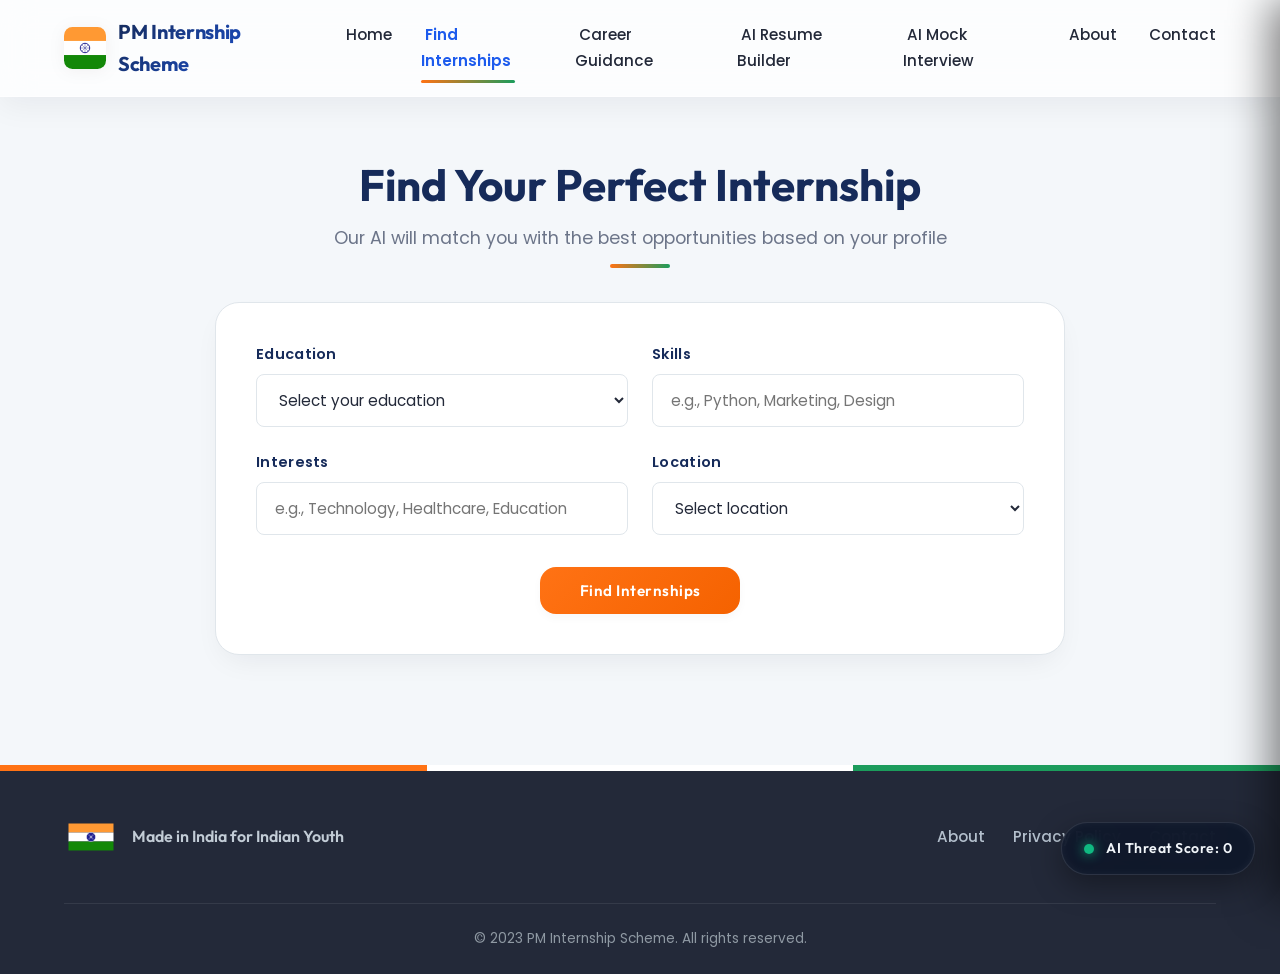
<file: find-internships.html>
<!DOCTYPE html>
<html lang="en">
<head>
    <meta charset="UTF-8">
    <meta name="viewport" content="width=device-width, initial-scale=1.0">
    <title>Find Internships - PM Internship Scheme</title>
    <link rel="stylesheet" href="style.css">
    <link rel="stylesheet" href="https://cdnjs.cloudflare.com/ajax/libs/font-awesome/6.4.0/css/all.min.css">
    <link href="https://fonts.googleapis.com/css2?family=Outfit:wght@300;400;500;600;700;800&family=Poppins:wght@300;400;500;600;700&display=swap" rel="stylesheet">
</head>
<body>
    <!-- Header Section -->
    <header>
        <div class="container">
            <div class="logo">
                <img src="logo.svg" alt="PM Internship Scheme Logo">
                <span>PM Internship Scheme</span>
            </div>
            <nav>
                <ul class="menu">
                    <li><a href="index.html">Home</a></li>
                    <li><a href="find-internships.html" class="active">Find Internships</a></li>
                    <li><a href="career-guidance.html">Career Guidance</a></li>
                    <li><a href="resume-builder.html">AI Resume Builder</a></li>
                    <li><a href="mock-interview.html">AI Mock Interview</a></li>
                    <li><a href="about.html">About</a></li>
                    <li><a href="contact.html">Contact</a></li>
                </ul>
                <div class="hamburger">
                    <span></span>
                    <span></span>
                    <span></span>
                </div>
            </nav>
        </div>
    </header>

    <!-- Main Content -->
    <section class="page-content">
        <div class="container">
            <div class="page-header">
                <h1>Find Your Perfect Internship</h1>
                <p>Our AI will match you with the best opportunities based on your profile</p>
            </div>
            
            <div class="search-form">
                <form id="internship-search">
                    <div class="form-row">
                        <div class="form-group">
                            <label for="education">Education</label>
                            <select id="education" name="education">
                                <option value="">Select your education</option>
                                <option value="high_school">High School</option>
                                <option value="diploma">Diploma</option>
                                <option value="bachelors">Bachelor's Degree</option>
                                <option value="masters">Master's Degree</option>
                                <option value="phd">PhD</option>
                            </select>
                        </div>
                        <div class="form-group">
                            <label for="skills">Skills</label>
                            <input type="text" id="skills" name="skills" placeholder="e.g., Python, Marketing, Design">
                        </div>
                    </div>
                    <div class="form-row">
                        <div class="form-group">
                            <label for="interests">Interests</label>
                            <input type="text" id="interests" name="interests" placeholder="e.g., Technology, Healthcare, Education">
                        </div>
                        <div class="form-group">
                            <label for="location">Location</label>
                            <select id="location" name="location">
                                <option value="">Select location</option>
                                <option value="delhi">Delhi</option>
                                <option value="mumbai">Mumbai</option>
                                <option value="bangalore">Bangalore</option>
                                <option value="hyderabad">Hyderabad</option>
                                <option value="chennai">Chennai</option>
                                <option value="kolkata">Kolkata</option>
                                <option value="remote">Remote</option>
                                <option value="other">Other</option>
                            </select>
                        </div>
                    </div>
                    <div class="search-button">
                        <button type="button" id="search-btn" class="btn primary">Find Internships</button>
                    </div>
                </form>
            </div>
            
            <div class="results-section" id="results-section">
                <h2>Personalized Recommendations</h2>
                <div class="filter-tags">
                    <div class="filter-tag">Education: Bachelor's Degree <i class="fas fa-times"></i></div>
                    <div class="filter-tag">Skills: Web Development <i class="fas fa-times"></i></div>
                    <div class="filter-tag">Location: Bangalore <i class="fas fa-times"></i></div>
                </div>
                
                <div class="internship-cards">
                    <div class="card">
                        <div class="card-header">
                            <h3>Frontend Developer Intern</h3>
                            <span class="badge">Bangalore</span>
                        </div>
                        <div class="card-body">
                            <p><i class="fas fa-building"></i> Digital India Corporation</p>
                            <p><i class="fas fa-calendar-alt"></i> 6 Months</p>
                            <p><i class="fas fa-rupee-sign"></i> <span class="sensitive-data">₹15,000/month</span></p>
                            <p><i class="fas fa-briefcase"></i> React.js, HTML, CSS</p>
                        </div>
                        <div class="card-footer">
                            <a href="#" class="btn primary">Apply Now</a>
                        </div>
                    </div>
                    
                    <div class="card">
                        <div class="card-header">
                            <h3>UI/UX Design Intern</h3>
                            <span class="badge">Remote</span>
                        </div>
                        <div class="card-body">
                            <p><i class="fas fa-building"></i> MyGov India</p>
                            <p><i class="fas fa-calendar-alt"></i> 3 Months</p>
                            <p><i class="fas fa-rupee-sign"></i> <span class="sensitive-data">₹12,000/month</span></p>
                            <p><i class="fas fa-briefcase"></i> Figma, UI Design, Prototyping</p>
                        </div>
                        <div class="card-footer">
                            <a href="#" class="btn primary">Apply Now</a>
                        </div>
                    </div>
                    
                    <div class="card">
                        <div class="card-header">
                            <h3>Full Stack Developer Intern</h3>
                            <span class="badge">Hyderabad</span>
                        </div>
                        <div class="card-body">
                            <p><i class="fas fa-building"></i> Ministry of Electronics & IT</p>
                            <p><i class="fas fa-calendar-alt"></i> 6 Months</p>
                            <p><i class="fas fa-rupee-sign"></i> <span class="sensitive-data">₹18,000/month</span></p>
                            <p><i class="fas fa-briefcase"></i> MERN Stack, API Development</p>
                        </div>
                        <div class="card-footer">
                            <a href="#" class="btn primary">Apply Now</a>
                        </div>
                    </div>
                    
                    <div class="card">
                        <div class="card-header">
                            <h3>Web Development Intern</h3>
                            <span class="badge">Delhi</span>
                        </div>
                        <div class="card-body">
                            <p><i class="fas fa-building"></i> National Informatics Centre</p>
                            <p><i class="fas fa-calendar-alt"></i> 4 Months</p>
                            <p><i class="fas fa-rupee-sign"></i> <span class="sensitive-data">₹14,000/month</span></p>
                            <p><i class="fas fa-briefcase"></i> HTML, CSS, JavaScript, PHP</p>
                        </div>
                        <div class="card-footer">
                            <a href="#" class="btn primary">Apply Now</a>
                        </div>
                    </div>
                </div>
                
                <!-- Skill Gap Analysis Section -->
                <div class="skill-gap-section" id="skill-gap-section">
                    <h2 class="patriotic-heading">Skill Gap Analysis – Know More, Grow More</h2>
                    <div class="skill-gap-container">
                        <div class="skill-card known-skills">
                            <h3><span class="skill-icon">✅</span> What You Already Know</h3>
                            <div class="skill-list" id="known-skills-list">
                                <!-- Known skills will be populated here -->
                            </div>
                        </div>
                        <div class="skill-card recommended-skills">
                            <h3><span class="skill-icon">📘</span> What You Should Learn Next</h3>
                            <div class="skill-list" id="recommended-skills-list">
                                <!-- Recommended skills will be populated here -->
                            </div>
                        </div>
                    </div>
                </div>
            </div>
        </div>
    </section>

    <!-- Footer Section -->
    <footer>
        <div class="tricolor-strip"></div>
        <div class="container">
            <div class="footer-content">
                <div class="footer-logo">
                    <img src="indian-flag.svg" alt="Indian Flag">
                    <p>Made in India for Indian Youth</p>
                </div>
                <div class="footer-links">
                    <ul>
                        <li><a href="about.html">About</a></li>
                        <li><a href="#">Privacy Policy</a></li>
                        <li><a href="contact.html">Contact</a></li>
                    </ul>
                </div>
            </div>
            <div class="copyright">
                <p>&copy; 2023 PM Internship Scheme. All rights reserved.</p>
            </div>
        </div>
    </footer>

    <script src="script.js"></script>
    <script src="recommendations.js"></script>
    <script>
        // Skill mapping data for recommendations
        const skillMappings = {
            'python': {
                recommendations: [
                    { name: 'Machine Learning', description: 'Enhance your Python skills with ML algorithms and data analysis' },
                    { name: 'Data Science', description: 'Learn to extract insights from data using statistical methods' }
                ]
            },
            'javascript': {
                recommendations: [
                    { name: 'React.js', description: 'Build interactive UIs with the popular frontend library' },
                    { name: 'Node.js', description: 'Extend your JS skills to server-side development' }
                ]
            },
            'html': {
                recommendations: [
                    { name: 'JavaScript', description: 'Add interactivity to your web pages' },
                    { name: 'React.js', description: 'Create dynamic single-page applications' }
                ]
            },
            'css': {
                recommendations: [
                    { name: 'SASS/SCSS', description: 'Write more maintainable and organized CSS' },
                    { name: 'UI/UX Design', description: 'Learn design principles to complement your coding skills' }
                ]
            },
            'excel': {
                recommendations: [
                    { name: 'Power BI', description: 'Create interactive data visualizations and business intelligence' },
                    { name: 'Business Analytics', description: 'Learn to analyze data for business decision-making' }
                ]
            },
            'communication': {
                recommendations: [
                    { name: 'Public Speaking', description: 'Enhance your ability to present ideas confidently' },
                    { name: 'Business Writing', description: 'Develop professional writing skills for workplace communication' }
                ]
            },
            'marketing': {
                recommendations: [
                    { name: 'Digital Marketing', description: 'Learn SEO, SEM, and social media marketing strategies' },
                    { name: 'Content Creation', description: 'Develop skills in creating engaging content for various platforms' }
                ]
            },
            'design': {
                recommendations: [
                    { name: 'UI/UX Design', description: 'Create user-centered digital experiences' },
                    { name: 'Adobe Creative Suite', description: 'Master industry-standard design tools' }
                ]
            }
        };

        // Default recommendations if no matching skills are found
        const defaultRecommendations = [
            { name: 'Digital Marketing', description: 'Essential for modern business growth and online presence' },
            { name: 'Data Analysis', description: 'In-demand skill across all industries for informed decision making' },
            { name: 'Project Management', description: 'Learn to coordinate teams and deliver projects efficiently' }
        ];

        document.addEventListener('DOMContentLoaded', function() {
            const searchBtn = document.getElementById('search-btn');
            const resultsSection = document.getElementById('results-section');
            const skillGapSection = document.getElementById('skill-gap-section');
            const skillsInput = document.getElementById('skills');
            
            searchBtn.addEventListener('click', function() {
                // Show results section with animation
                resultsSection.classList.add('active');
                
                // Generate skill gap analysis
                generateSkillGapAnalysis();
                
                // Show skill gap section
                skillGapSection.classList.add('active');
                
                // Scroll to results
                resultsSection.scrollIntoView({ behavior: 'smooth', block: 'start' });
            });
            
            // Filter tag removal
            const filterTags = document.querySelectorAll('.filter-tag i');
            filterTags.forEach(tag => {
                tag.addEventListener('click', function() {
                    this.parentElement.remove();
                });
            });
            
            // Function to generate skill gap analysis
            function generateSkillGapAnalysis() {
                const knownSkillsList = document.getElementById('known-skills-list');
                const recommendedSkillsList = document.getElementById('recommended-skills-list');
                
                // Clear previous content
                knownSkillsList.innerHTML = '';
                recommendedSkillsList.innerHTML = '';
                
                // Get user skills
                const userSkills = skillsInput.value.split(',').map(skill => skill.trim().toLowerCase()).filter(skill => skill !== '');
                
                // If no skills entered, hide skill gap section
                if (userSkills.length === 0) {
                    skillGapSection.classList.remove('active');
                    return;
                }
                
                // Display known skills
                userSkills.forEach(skill => {
                    const skillItem = document.createElement('div');
                    skillItem.className = 'skill-item';
                    skillItem.innerHTML = `
                        <div class="skill-name">${capitalizeFirstLetter(skill)}</div>
                        <div class="skill-description">You have listed this as one of your skills</div>
                    `;
                    knownSkillsList.appendChild(skillItem);
                });
                
                // Generate recommendations
                generateRecommendations(userSkills, recommendedSkillsList);
            }
            
            // Function to generate skill recommendations
            function generateRecommendations(userSkills, recommendedSkillsList) {
                const recommendationsMap = new Map(); // To avoid duplicates
                
                // Check for matching skills and add recommendations
                userSkills.forEach(skill => {
                    // Look for exact matches first
                    if (skillMappings[skill]) {
                        skillMappings[skill].recommendations.forEach(rec => {
                            recommendationsMap.set(rec.name, rec);
                        });
                    } else {
                        // Look for partial matches
                        Object.keys(skillMappings).forEach(mappedSkill => {
                            if (skill.includes(mappedSkill) || mappedSkill.includes(skill)) {
                                skillMappings[mappedSkill].recommendations.forEach(rec => {
                                    recommendationsMap.set(rec.name, rec);
                                });
                            }
                        });
                    }
                });
                
                // If no recommendations found, use defaults
                if (recommendationsMap.size === 0) {
                    defaultRecommendations.forEach(rec => {
                        recommendationsMap.set(rec.name, rec);
                    });
                }
                
                // Display recommendations
                recommendationsMap.forEach(recommendation => {
                    const recItem = document.createElement('div');
                    recItem.className = 'skill-item';
                    recItem.innerHTML = `
                        <div class="skill-name">${recommendation.name}</div>
                        <div class="skill-description">${recommendation.description}</div>
                    `;
                    recommendedSkillsList.appendChild(recItem);
                });
            }
            
            // Helper function to capitalize first letter
            function capitalizeFirstLetter(string) {
                return string.charAt(0).toUpperCase() + string.slice(1);
            }
        });
    </script>
</body>
</html>
</file>
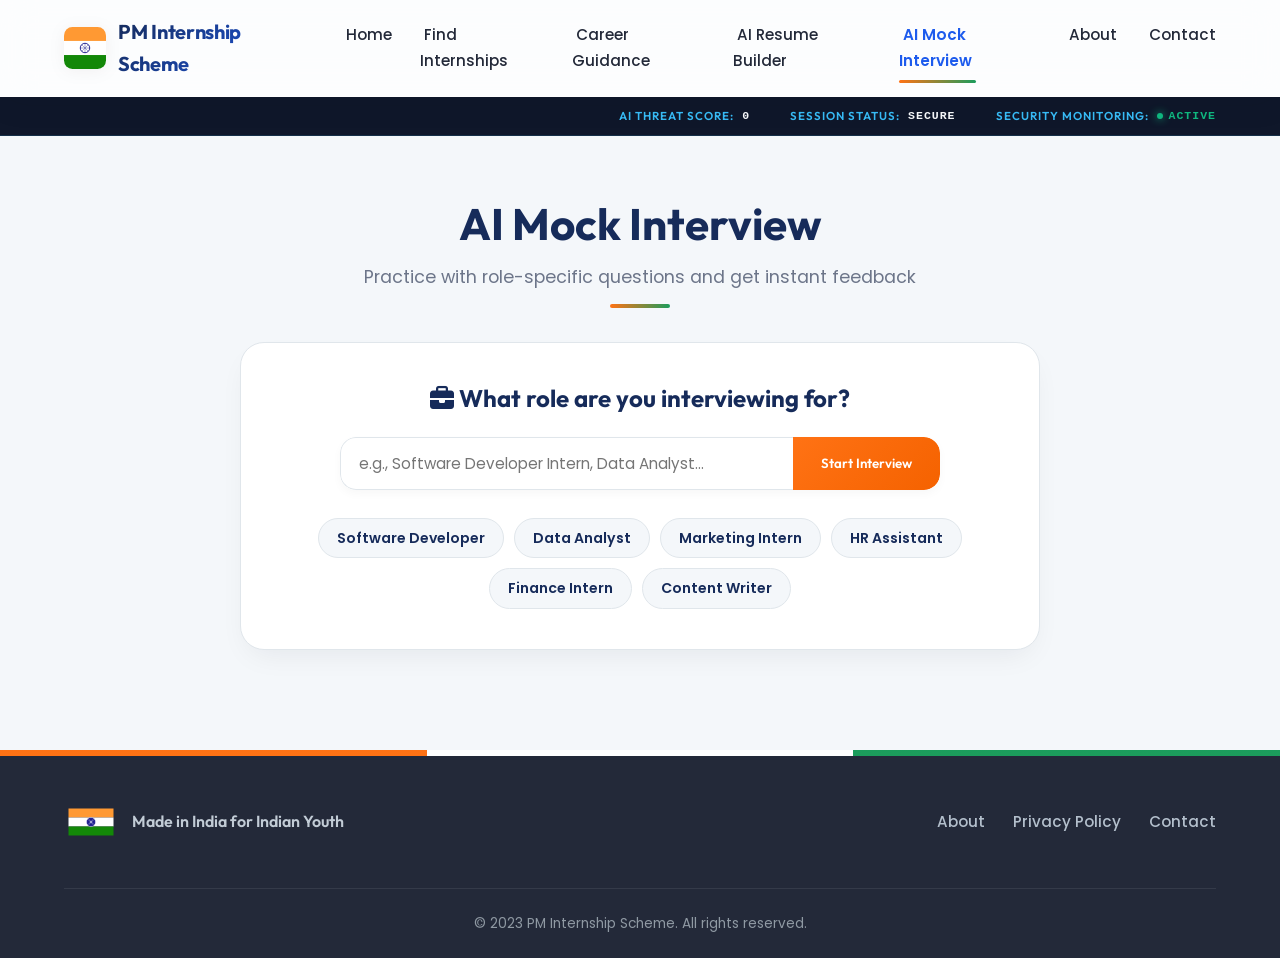
<file: mock-interview.html>
<!DOCTYPE html>
<html lang="en">
<head>
    <meta charset="UTF-8">
    <meta name="viewport" content="width=device-width, initial-scale=1.0">
    <title>AI Mock Interview - PM Internship Scheme</title>
    <link rel="stylesheet" href="style.css">
    <link rel="stylesheet" href="https://cdnjs.cloudflare.com/ajax/libs/font-awesome/6.4.0/css/all.min.css">
    <link href="https://fonts.googleapis.com/css2?family=Outfit:wght@300;400;500;600;700;800&family=Poppins:wght@300;400;500;600;700&display=swap" rel="stylesheet">
</head>
<body>
    <!-- Header Section -->
    <header>
        <div class="container">
            <div class="logo">
                <img src="logo.svg" alt="PM Internship Scheme Logo">
                <span>PM Internship Scheme</span>
            </div>
            <nav>
                <ul class="menu">
                    <li><a href="index.html">Home</a></li>
                    <li><a href="find-internships.html">Find Internships</a></li>
                    <li><a href="career-guidance.html">Career Guidance</a></li>
                    <li><a href="resume-builder.html">AI Resume Builder</a></li>
                    <li><a href="mock-interview.html" class="active">AI Mock Interview</a></li>
                    <li><a href="about.html">About</a></li>
                    <li><a href="contact.html">Contact</a></li>
                </ul>
                <div class="hamburger">
                    <span></span>
                    <span></span>
                    <span></span>
                </div>
            </nav>
        </div>
    </header>
    
    <!-- Security Monitor Panel -->
    <div class="security-monitor-panel">
        <div class="container">
            <div class="monitor-item">
                <span class="label">AI Threat Score:</span>
                <span class="value" id="monitor-threat-score">0</span>
            </div>
            <div class="monitor-item">
                <span class="label">Session Status:</span>
                <span class="value" id="monitor-session-status">Secure</span>
            </div>
            <div class="monitor-item">
                <span class="label">Security Monitoring:</span>
                <span class="value status-active">Active</span>
            </div>
        </div>
    </div>


    <!-- Main Content -->
    <section class="page-content">
        <div class="container">
            <div class="page-header">
                <h1>AI Mock Interview</h1>
                <p>Practice with role-specific questions and get instant feedback</p>
            </div>
            
            <div class="interview-container">
                <!-- Role Selector -->
                <div class="role-selector" id="role-selector">
                    <h3><i class="fas fa-briefcase"></i> What role are you interviewing for?</h3>
                    <div class="role-input">
                        <input type="text" id="role-input" placeholder="e.g., Software Developer Intern, Data Analyst...">
                        <button id="start-interview">Start Interview</button>
                    </div>
                    <div class="role-suggestions">
                        <span class="role-tag">Software Developer</span>
                        <span class="role-tag">Data Analyst</span>
                        <span class="role-tag">Marketing Intern</span>
                        <span class="role-tag">HR Assistant</span>
                        <span class="role-tag">Finance Intern</span>
                        <span class="role-tag">Content Writer</span>
                    </div>
                </div>
                
                <!-- Interview Section -->
                <div class="interview-section" id="interview-section">
                    <h3 id="interview-title">Mock Interview: <span id="selected-role">Role</span></h3>
                    <p>Answer the following questions as you would in a real interview. Our AI will provide feedback on your responses.</p>
                    
                    <div id="questions-container">
                        <!-- Questions will be dynamically added here -->
                    </div>
                    
                    <button id="submit-answers" class="btn primary">Submit Answers</button>
                    
                    <!-- Feedback Section -->
                    <div class="feedback-container" id="feedback-container">
                        <h3>Interview Feedback</h3>
                        
                        <div class="feedback-card strengths">
                            <h4><i class="fas fa-thumbs-up"></i> Strengths</h4>
                            <ul id="strengths-list">
                                <!-- Strengths will be added here -->
                            </ul>
                        </div>
                        
                        <div class="feedback-card improvements">
                            <h4><i class="fas fa-clipboard-list"></i> Areas to Improve</h4>
                            <ul id="improvements-list">
                                <!-- Improvements will be added here -->
                            </ul>
                        </div>
                        
                        <div class="feedback-actions">
                            <button id="retry-interview" class="btn secondary">Try New Questions</button>
                            <button id="new-role" class="btn primary">Change Role</button>
                        </div>
                    </div>
                </div>
            </div>
        </div>
    </section>

    <!-- Footer Section -->
    <footer>
        <div class="tricolor-strip"></div>
        <div class="container">
            <div class="footer-content">
                <div class="footer-logo">
                    <img src="indian-flag.svg" alt="Indian Flag">
                    <p>Made in India for Indian Youth</p>
                </div>
                <div class="footer-links">
                    <ul>
                        <li><a href="about.html">About</a></li>
                        <li><a href="#">Privacy Policy</a></li>
                        <li><a href="contact.html">Contact</a></li>
                    </ul>
                </div>
            </div>
            <div class="copyright">
                <p>&copy; 2023 PM Internship Scheme. All rights reserved.</p>
            </div>
        </div>
    </footer>

    <script>
        document.addEventListener('DOMContentLoaded', function() {
            const roleInput = document.getElementById('role-input');
            const startInterviewBtn = document.getElementById('start-interview');
            const roleTags = document.querySelectorAll('.role-tag');
            const roleSelector = document.getElementById('role-selector');
            const interviewSection = document.getElementById('interview-section');
            const selectedRoleSpan = document.getElementById('selected-role');
            const questionsContainer = document.getElementById('questions-container');
            const submitAnswersBtn = document.getElementById('submit-answers');
            const feedbackContainer = document.getElementById('feedback-container');
            const strengthsList = document.getElementById('strengths-list');
            const improvementsList = document.getElementById('improvements-list');
            const retryInterviewBtn = document.getElementById('retry-interview');
            const newRoleBtn = document.getElementById('new-role');
            
            // Load recommendations script
            const recommendationsScript = document.createElement('script');
            recommendationsScript.src = 'recommendations.js';
            document.head.appendChild(recommendationsScript);
            
            // Role suggestion tags
            roleTags.forEach(tag => {
                tag.addEventListener('click', function() {
                    roleInput.value = this.textContent;
                });
            });
            
            // Questions database by role category
            const questionsByCategory = {
                'software': [
                    "Describe a challenging programming problem you've solved recently. What was your approach?",
                    "How do you ensure your code is maintainable and readable for other developers?",
                    "Explain how you would implement error handling in a web application.",
                    "What version control systems have you used, and how do you handle merge conflicts?",
                    "How do you stay updated with the latest technologies and programming practices?"
                ],
                'data': [
                    "Describe a data analysis project you've worked on. What insights did you discover?",
                    "How do you ensure data quality in your analysis?",
                    "Explain a statistical concept you've applied in a real-world scenario.",
                    "What tools and programming languages do you use for data visualization?",
                    "How would you approach a dataset with missing values?"
                ],
                'marketing': [
                    "Describe a marketing campaign you've worked on or studied. What made it successful?",
                    "How do you measure the success of a digital marketing campaign?",
                    "What social media platforms do you think are most effective for B2B marketing and why?",
                    "How do you stay updated with the latest marketing trends?",
                    "Describe your experience with content creation and SEO."
                ],
                'hr': [
                    "How would you handle a situation where an employee is consistently underperforming?",
                    "What strategies would you use to improve employee engagement?",
                    "How do you ensure diversity and inclusion in the workplace?",
                    "Describe your experience with recruitment and onboarding processes.",
                    "How would you handle a conflict between two team members?"
                ],
                'finance': [
                    "Explain the difference between financial accounting and management accounting.",
                    "How would you analyze a company's financial health?",
                    "Describe your experience with financial modeling or forecasting.",
                    "How do you stay updated with financial regulations and compliance requirements?",
                    "What financial software or tools are you proficient in?"
                ],
                'content': [
                    "How do you adapt your writing style for different audiences and platforms?",
                    "Describe your research process before writing about a new topic.",
                    "How do you ensure your content is SEO-friendly?",
                    "What tools do you use for grammar checking and editing?",
                    "How do you handle feedback and revisions to your writing?"
                ],
                'default': [
                    "Tell me about your relevant experience for this role.",
                    "Why are you interested in this field?",
                    "Describe a challenging situation you've faced and how you overcame it.",
                    "What are your strengths and weaknesses related to this position?",
                    "Where do you see yourself professionally in 5 years?"
                ]
            };
            
            // Feedback templates
            const strengthTemplates = [
                "Your answer demonstrates strong {skill} skills.",
                "You effectively communicated your experience with {topic}.",
                "Your approach to {topic} shows good problem-solving abilities.",
                "You provided a clear and structured response about {topic}.",
                "Your understanding of {topic} is impressive."
            ];
            
            const improvementTemplates = [
                "Consider providing more specific examples about {topic}.",
                "Your answer could benefit from more detail about {topic}.",
                "Try to quantify your achievements related to {topic}.",
                "Work on structuring your answer about {topic} more clearly.",
                "Consider addressing potential challenges in {topic}."
            ];
            
            // Start interview
            startInterviewBtn.addEventListener('click', function() {
                const role = roleInput.value.trim();
                if (role === '') {
                    alert('Please enter a role or select from the suggestions.');
                    return;
                }
                
                // Determine question category based on role
                let category = 'default';
                const roleLower = role.toLowerCase();
                
                if (roleLower.includes('software') || roleLower.includes('developer') || roleLower.includes('programmer') || roleLower.includes('engineer')) {
                    category = 'software';
                } else if (roleLower.includes('data') || roleLower.includes('analyst') || roleLower.includes('analytics')) {
                    category = 'data';
                } else if (roleLower.includes('market')) {
                    category = 'marketing';
                } else if (roleLower.includes('hr') || roleLower.includes('human resource')) {
                    category = 'hr';
                } else if (roleLower.includes('finance') || roleLower.includes('account')) {
                    category = 'finance';
                } else if (roleLower.includes('content') || roleLower.includes('writ')) {
                    category = 'content';
                }
                
                // Get questions for the category
                const questions = questionsByCategory[category];
                
                // Randomly select 3-5 questions
                const numQuestions = Math.floor(Math.random() * 3) + 3; // 3-5 questions
                const selectedQuestions = [];
                const usedIndices = new Set();
                
                while (selectedQuestions.length < numQuestions && selectedQuestions.length < questions.length) {
                    const randomIndex = Math.floor(Math.random() * questions.length);
                    if (!usedIndices.has(randomIndex)) {
                        selectedQuestions.push(questions[randomIndex]);
                        usedIndices.add(randomIndex);
                    }
                }
                
                // Display questions
                questionsContainer.innerHTML = '';
                selectedQuestions.forEach((question, index) => {
                    const questionHTML = `
                        <div class="question-container">
                            <h4>Question ${index + 1}</h4>
                            <p>${question}</p>
                            <textarea class="answer-box" placeholder="Type your answer here..."></textarea>
                        </div>
                    `;
                    questionsContainer.innerHTML += questionHTML;
                });
                
                // Update UI
                selectedRoleSpan.textContent = role;
                roleSelector.style.display = 'none';
                interviewSection.classList.add('active');
                feedbackContainer.classList.remove('active');
                
                // Scroll to interview section
                interviewSection.scrollIntoView({ behavior: 'smooth' });
            });
            
            // Submit answers
            submitAnswersBtn.addEventListener('click', function() {
                const answerBoxes = document.querySelectorAll('.answer-box');
                let allAnswered = true;
                
                // Check if all questions are answered
                answerBoxes.forEach(box => {
                    if (box.value.trim() === '') {
                        allAnswered = false;
                    }
                });
                
                if (!allAnswered) {
                    alert('Please answer all questions before submitting.');
                    return;
                }
                
                // Generate feedback
                generateFeedback();
                
                // Show feedback
                feedbackContainer.classList.add('active');
                feedbackContainer.scrollIntoView({ behavior: 'smooth' });
            });
            
            // Generate feedback
            function generateFeedback() {
                const answerBoxes = document.querySelectorAll('.answer-box');
                const questionTexts = document.querySelectorAll('.question-container p');
                
                // Clear previous feedback
                strengthsList.innerHTML = '';
                improvementsList.innerHTML = '';
                
                // Generate 2-3 strengths and 2-3 areas to improve
                const numStrengths = Math.floor(Math.random() * 2) + 2; // 2-3 strengths
                const numImprovements = Math.floor(Math.random() * 2) + 2; // 2-3 improvements
                
                // Extract topics from questions
                const topics = Array.from(questionTexts).map(q => {
                    const text = q.textContent;
                    const mainTopic = text.split(' ').slice(0, 3).join(' ');
                    return mainTopic;
                });
                
                // Skills to highlight
                const skills = ['communication', 'analytical', 'problem-solving', 'technical', 'teamwork', 'leadership'];
                
                // Generate strengths
                for (let i = 0; i < numStrengths; i++) {
                    const randomTemplate = strengthTemplates[Math.floor(Math.random() * strengthTemplates.length)];
                    const randomTopic = topics[Math.floor(Math.random() * topics.length)];
                    const randomSkill = skills[Math.floor(Math.random() * skills.length)];
                    
                    let feedback = randomTemplate
                        .replace('{topic}', randomTopic)
                        .replace('{skill}', randomSkill);
                    
                    const li = document.createElement('li');
                    li.textContent = feedback;
                    strengthsList.appendChild(li);
                }
                
                // Generate areas to improve
                for (let i = 0; i < numImprovements; i++) {
                    const randomTemplate = improvementTemplates[Math.floor(Math.random() * improvementTemplates.length)];
                    const randomTopic = topics[Math.floor(Math.random() * topics.length)];
                    
                    let feedback = randomTemplate.replace('{topic}', randomTopic);
                    
                    const li = document.createElement('li');
                    li.textContent = feedback;
                    improvementsList.appendChild(li);
                }
            }
            
            // Retry interview with new questions
            retryInterviewBtn.addEventListener('click', function() {
                // Trigger the start interview button with the current role
                startInterviewBtn.click();
            });
            
            // Change role
            newRoleBtn.addEventListener('click', function() {
                roleSelector.style.display = 'block';
                interviewSection.classList.remove('active');
                feedbackContainer.classList.remove('active');
                
                // Scroll to role selector
                roleSelector.scrollIntoView({ behavior: 'smooth' });
            });
            
            // Mobile menu toggle
            const hamburger = document.querySelector('.hamburger');
            const menu = document.querySelector('.menu');
            
            if (hamburger) {
                hamburger.addEventListener('click', function() {
                    this.classList.toggle('active');
                    menu.classList.toggle('active');
                });
            }
        });
    </script>
</body>
</html>
</file>
<file: style.css>
/* ==========================================
   PM Internship Scheme - Master Stylesheet
   Design System: Ultra-Premium Modern Glassmorphism
   Theme: Elegant Patriotic Accent
   ========================================== */

/* --- Google Fonts Integration --- */
@import url('https://fonts.googleapis.com/css2?family=Outfit:wght@300;400;500;600;700;800&family=Poppins:wght@300;400;500;600;700&display=swap');

/* --- Root Variables & Design Tokens --- */
:root {
    /* Brand Colors (Harmonized HSL Patriotic Palette) */
    --saffron: hsl(24, 100%, 54%);       /* Premium Saffron Gold */
    --saffron-light: hsl(24, 100%, 96%); /* Very soft Saffron background tint */
    --saffron-glow: hsla(24, 100%, 54%, 0.15);
    
    --green: hsl(150, 70%, 36%);         /* Premium Eco Emerald */
    --green-light: hsl(150, 70%, 96%);   /* Soft Green background tint */
    --green-glow: hsla(150, 70%, 36%, 0.15);
    
    --blue: hsl(222, 60%, 22%);          /* Imperial Navy Slate */
    --blue-light: hsl(222, 60%, 96%);    /* Soft Blue background tint */
    --blue-accent: hsl(222, 85%, 52%);   /* Vibrant Royal Blue */
    --blue-glow: hsla(222, 85%, 52%, 0.15);
    
    --chakra-blue: hsl(222, 90%, 50%);   /* Authentic Ashoka Blue */
    --white: #FFFFFF;
    
    /* Neutrals */
    --bg-cool-slate: hsl(210, 40%, 97%);  /* High-end app background */
    --light-gray: hsl(210, 20%, 94%);
    --border-color: hsl(210, 20%, 90%);
    --dark-gray: hsl(222, 24%, 18%);      /* Slate-Dark text */
    --text-muted: hsl(222, 12%, 48%);
    
    /* Layout & Shadows */
    --radius-sm: 8px;
    --radius-md: 16px;
    --radius-lg: 24px;
    --shadow-sm: 0 4px 10px rgba(15, 23, 42, 0.03);
    --shadow-md: 0 12px 30px -10px rgba(15, 23, 42, 0.08);
    --shadow-lg: 0 20px 50px -15px rgba(15, 23, 42, 0.15);
    --transition: all 0.4s cubic-bezier(0.16, 1, 0.3, 1);
    
    /* Glassmorphism Styles */
    --glass-bg: rgba(255, 255, 255, 0.75);
    --glass-border: rgba(255, 255, 255, 0.5);
    --glass-shadow: 0 8px 32px 0 rgba(15, 23, 42, 0.06);
    --glass-blur: blur(16px);
}

/* --- Global Base Reset --- */
* {
    margin: 0;
    padding: 0;
    box-sizing: border-box;
}

body {
    font-family: 'Poppins', sans-serif;
    line-height: 1.6;
    color: var(--dark-gray);
    background-color: var(--bg-cool-slate);
    overflow-x: hidden;
    -webkit-font-smoothing: antialiased;
}

.container {
    width: 100%;
    max-width: 1200px;
    margin: 0 auto;
    padding: 0 24px;
}

h1, h2, h3, h4, h5, h6 {
    font-family: 'Outfit', sans-serif;
    font-weight: 700;
    color: var(--blue);
    line-height: 1.25;
}

a {
    text-decoration: none;
    color: inherit;
    transition: var(--transition);
}

ul {
    list-style: none;
}

img {
    max-width: 100%;
    height: auto;
}

section {
    padding: 80px 0;
    position: relative;
}

/* --- Typography Helpers --- */
.gradient-text {
    background: linear-gradient(135deg, var(--saffron) 0%, var(--blue-accent) 50%, var(--green) 100%);
    -webkit-background-clip: text;
    -webkit-text-fill-color: transparent;
    display: inline-block;
}

/* --- Form Controls --- */
input, select, textarea {
    width: 100%;
    padding: 14px 18px;
    border: 1px solid var(--border-color);
    border-radius: var(--radius-sm);
    font-family: inherit;
    font-size: 0.95rem;
    color: var(--dark-gray);
    background-color: var(--white);
    transition: var(--transition);
}

input:focus, select:focus, textarea:focus {
    outline: none;
    border-color: var(--blue-accent);
    box-shadow: 0 0 0 4px var(--blue-glow);
    transform: translateY(-1px);
}

label {
    display: block;
    margin-bottom: 8px;
    font-weight: 600;
    font-size: 0.9rem;
    color: var(--blue);
    letter-spacing: 0.3px;
}

/* --- Premium Buttons --- */
.btn {
    display: inline-flex;
    align-items: center;
    justify-content: center;
    padding: 14px 28px;
    border-radius: var(--radius-md);
    font-weight: 600;
    font-family: 'Outfit', sans-serif;
    font-size: 0.95rem;
    cursor: pointer;
    transition: var(--transition);
    border: 2px solid transparent;
    letter-spacing: 0.5px;
    gap: 8px;
    position: relative;
    overflow: hidden;
    z-index: 1;
    box-shadow: var(--shadow-sm);
}

.btn::after {
    content: '';
    position: absolute;
    inset: 0;
    background: rgba(255, 255, 255, 0.15);
    opacity: 0;
    transition: var(--transition);
    z-index: -1;
}

.btn:hover::after {
    opacity: 1;
}

.btn:hover {
    transform: translateY(-3px);
    box-shadow: var(--shadow-md);
}

.btn:active {
    transform: translateY(-1px);
}

.btn.primary {
    background: linear-gradient(135deg, var(--saffron) 0%, hsl(24, 100%, 48%) 100%);
    color: var(--white);
    border: none;
}

.btn.primary:hover {
    box-shadow: 0 10px 25px -5px hsla(24, 100%, 54%, 0.4);
}

.btn.secondary {
    background: var(--white);
    color: var(--saffron);
    border: 2px solid var(--saffron);
}

.btn.secondary:hover {
    background: var(--saffron);
    color: var(--white);
    box-shadow: 0 10px 25px -5px hsla(24, 100%, 54%, 0.2);
}

.btn.text {
    padding: 8px 0;
    background: transparent;
    color: var(--blue-accent);
    border: none;
    box-shadow: none;
    border-radius: 0;
    position: relative;
}

.btn.text::before {
    content: '';
    position: absolute;
    bottom: 0;
    left: 0;
    width: 0;
    height: 2px;
    background-color: var(--blue-accent);
    transition: var(--transition);
}

.btn.text:hover {
    transform: none;
    box-shadow: none;
    color: var(--blue);
}

.btn.text:hover::before {
    width: 100%;
}

/* --- Floating modern glassmorphic header --- */
header {
    background-color: var(--glass-bg);
    backdrop-filter: var(--glass-blur);
    -webkit-backdrop-filter: var(--glass-blur);
    border-bottom: 1px solid var(--glass-border);
    box-shadow: var(--glass-shadow);
    position: sticky;
    top: 0;
    z-index: 1000;
    transition: var(--transition);
}

header .container {
    display: flex;
    justify-content: space-between;
    align-items: center;
    padding: 16px 24px;
    gap: 40px;
}

.logo {
    display: flex;
    align-items: center;
    gap: 12px;
}

.logo img {
    height: 42px;
    width: auto;
    filter: drop-shadow(0 2px 8px rgba(0, 0, 0, 0.05));
    transition: var(--transition);
}

.logo span {
    font-family: 'Outfit', sans-serif;
    font-weight: 700;
    font-size: 1.25rem;
    color: var(--blue);
    letter-spacing: -0.3px;
    background: linear-gradient(135deg, var(--blue) 0%, var(--blue-accent) 100%);
    -webkit-background-clip: text;
    -webkit-text-fill-color: transparent;
}

nav {
    display: flex;
    align-items: center;
}

.menu {
    display: flex;
    align-items: center;
    gap: 28px;
}

.menu li {
    position: relative;
}

.menu a {
    font-weight: 500;
    font-size: 0.95rem;
    color: var(--dark-gray);
    padding: 8px 4px;
    position: relative;
}

.menu a:hover {
    color: var(--blue-accent);
}

.menu a::after {
    content: '';
    position: absolute;
    bottom: -4px;
    left: 0;
    width: 0;
    height: 3px;
    border-radius: 20px;
    background: linear-gradient(to right, var(--saffron), var(--green));
    transition: var(--transition);
}

.menu a:hover::after,
.menu a.active::after {
    width: 100%;
}

.menu a.active {
    color: var(--blue-accent);
    font-weight: 600;
}

/* Hamburger mobile menu button */
.hamburger {
    display: none;
    flex-direction: column;
    justify-content: space-between;
    width: 26px;
    height: 18px;
    cursor: pointer;
    z-index: 1001;
}

.hamburger span {
    width: 100%;
    height: 3px;
    background-color: var(--blue);
    border-radius: 4px;
    transition: var(--transition);
}

.hamburger.active span:nth-child(1) {
    transform: translateY(7px) rotate(45deg);
}

.hamburger.active span:nth-child(2) {
    opacity: 0;
}

.hamburger.active span:nth-child(3) {
    transform: translateY(-8px) rotate(-45deg);
}

/* --- Hero Banner Section --- */
.hero {
    background: radial-gradient(circle at 80% 20%, hsla(24, 100%, 54%, 0.1) 0%, transparent 40%),
                radial-gradient(circle at 10% 80%, hsla(150, 70%, 36%, 0.08) 0%, transparent 45%),
                linear-gradient(135deg, hsl(210, 40%, 98%) 0%, hsl(210, 30%, 95%) 100%);
    overflow: hidden;
    padding: 100px 0;
    border-bottom: 1px solid var(--border-color);
}

.hero .container {
    display: grid;
    grid-template-columns: 1.1fr 0.9fr;
    align-items: center;
    gap: 48px;
}

.hero-content {
    z-index: 2;
}

.hero-content h1 {
    font-size: 3rem;
    font-weight: 800;
    letter-spacing: -1px;
    margin-bottom: 24px;
    line-height: 1.15;
    color: var(--blue);
}

.hero-content p {
    font-size: 1.15rem;
    color: var(--text-muted);
    margin-bottom: 36px;
    line-height: 1.65;
    max-width: 580px;
}

.hero-buttons {
    display: flex;
    gap: 16px;
}

.hero-image {
    z-index: 2;
    position: relative;
    display: flex;
    justify-content: flex-end;
}

.hero-image img {
    max-height: 420px;
    border-radius: var(--radius-lg);
    filter: drop-shadow(0 20px 40px rgba(15, 23, 42, 0.12));
    transition: var(--transition);
}

.hero-image:hover img {
    transform: translateY(-8px) scale(1.02);
}

.ashoka-chakra {
    position: absolute;
    top: 50%;
    left: 50%;
    transform: translate(-50%, -50%);
    width: 420px;
    height: 420px;
    background-image: url('ashoka-chakra.svg');
    background-size: contain;
    background-repeat: no-repeat;
    opacity: 0.04;
    z-index: 1;
    animation: rotate-slow 60s linear infinite;
    pointer-events: none;
}

/* --- How It Works Section --- */
.how-it-works {
    background-color: var(--white);
    border-bottom: 1px solid var(--border-color);
}

.how-it-works h2 {
    font-size: 2.25rem;
    text-align: center;
    margin-bottom: 54px;
    letter-spacing: -0.5px;
}

.steps {
    display: grid;
    grid-template-columns: repeat(3, 1fr);
    gap: 32px;
}

.step {
    background-color: var(--bg-cool-slate);
    padding: 40px 32px;
    border-radius: var(--radius-md);
    border: 1px solid var(--border-color);
    transition: var(--transition);
    position: relative;
}

.step:hover {
    transform: translateY(-10px);
    background-color: var(--white);
    border-color: var(--saffron);
    box-shadow: var(--shadow-lg);
}

.step-icon {
    position: relative;
    width: 80px;
    height: 80px;
    background: linear-gradient(135deg, var(--saffron) 0%, hsl(24, 100%, 48%) 100%);
    border-radius: 50%;
    display: flex;
    align-items: center;
    justify-content: center;
    margin: 0 auto 28px;
    box-shadow: 0 8px 20px -5px hsla(24, 100%, 54%, 0.4);
    transition: var(--transition);
}

.step:hover .step-icon {
    transform: rotateY(180deg);
}

.step-icon i {
    font-size: 32px;
    color: var(--white);
}

.step-number {
    position: absolute;
    top: -4px;
    right: -4px;
    width: 28px;
    height: 28px;
    background-color: var(--green);
    color: var(--white);
    border-radius: 50%;
    display: flex;
    align-items: center;
    justify-content: center;
    font-weight: 700;
    font-size: 0.9rem;
    box-shadow: 0 4px 10px rgba(15, 23, 42, 0.15);
    border: 2px solid var(--white);
}

.step h3 {
    font-size: 1.35rem;
    margin-bottom: 12px;
    text-align: center;
}

.step p {
    color: var(--text-muted);
    font-size: 0.95rem;
    text-align: center;
}

/* --- Internship Cards & General Cards --- */
.internship-preview {
    background-color: var(--bg-cool-slate);
}

.internship-preview h2 {
    font-size: 2.25rem;
    text-align: center;
    margin-bottom: 54px;
    letter-spacing: -0.5px;
}

.internship-cards {
    display: grid;
    grid-template-columns: repeat(auto-fit, minmax(320px, 1fr));
    gap: 30px;
}

.card {
    background-color: var(--white);
    border-radius: var(--radius-md);
    box-shadow: var(--shadow-sm);
    border: 1px solid var(--border-color);
    overflow: hidden;
    transition: var(--transition);
    display: flex;
    flex-direction: column;
}

.card:hover {
    transform: translateY(-8px);
    box-shadow: var(--shadow-lg);
    border-color: hsla(222, 60%, 22%, 0.15);
}

.card-header {
    background: linear-gradient(135deg, var(--blue) 0%, hsl(222, 60%, 15%) 100%);
    color: var(--white);
    padding: 24px;
    position: relative;
}

.card-header h3 {
    font-size: 1.25rem;
    color: var(--white);
    margin-bottom: 4px;
    padding-right: 80px;
}

.badge {
    position: absolute;
    top: 24px;
    right: 24px;
    background-color: var(--saffron);
    color: var(--white);
    padding: 6px 14px;
    border-radius: 50px;
    font-size: 0.75rem;
    font-weight: 700;
    letter-spacing: 0.5px;
    box-shadow: 0 4px 10px rgba(15, 23, 42, 0.1);
}

.card-body {
    padding: 24px;
    flex: 1;
}

.card-body p {
    margin-bottom: 12px;
    font-size: 0.95rem;
    color: var(--dark-gray);
    display: flex;
    align-items: center;
    gap: 12px;
}

.card-body i {
    color: var(--saffron);
    font-size: 1.1rem;
    width: 20px;
    text-align: center;
}

.card-footer {
    padding: 20px 24px;
    border-top: 1px solid var(--border-color);
    background-color: hsl(210, 40%, 99%);
    display: flex;
    justify-content: flex-end;
}

.card-footer .btn {
    width: 100%;
}

/* --- Career Guidance Section --- */
.career-guidance {
    background-color: var(--white);
    border-bottom: 1px solid var(--border-color);
}

.career-guidance h2 {
    font-size: 2.25rem;
    text-align: center;
    margin-bottom: 8px;
}

.section-subtitle {
    text-align: center;
    color: var(--text-muted);
    font-size: 1.1rem;
    margin-bottom: 54px;
}

.guidance-cards {
    display: grid;
    grid-template-columns: repeat(auto-fit, minmax(250px, 1fr));
    gap: 28px;
}

.guidance-cards .card {
    padding: 36px 28px;
    text-align: center;
}

.card-icon {
    width: 72px;
    height: 72px;
    background-color: var(--green-light);
    border-radius: 50%;
    display: flex;
    align-items: center;
    justify-content: center;
    margin: 0 auto 24px;
    transition: var(--transition);
}

.guidance-cards .card:hover .card-icon {
    background-color: var(--green);
    transform: scale(1.1);
}

.card-icon i {
    font-size: 28px;
    color: var(--green);
    transition: var(--transition);
}

.guidance-cards .card:hover .card-icon i {
    color: var(--white);
}

.guidance-cards h3 {
    font-size: 1.25rem;
    margin-bottom: 12px;
}

.guidance-cards p {
    color: var(--text-muted);
    font-size: 0.9rem;
    margin-bottom: 24px;
    flex: 1;
}

/* --- AI Resume Builder Landing Section --- */
.resume-builder {
    background: linear-gradient(to right, var(--white) 50%, var(--bg-cool-slate) 50%);
    border-bottom: 1px solid var(--border-color);
}

.resume-builder .container {
    display: grid;
    grid-template-columns: 1fr 1fr;
    gap: 60px;
    align-items: center;
}

.resume-content h2 {
    font-size: 2.25rem;
    margin-bottom: 24px;
    line-height: 1.2;
}

.mini-form {
    max-width: 420px;
    display: flex;
    flex-direction: column;
    gap: 16px;
}

.form-group {
    margin-bottom: 0;
}

.resume-preview-panel {
    display: flex;
    justify-content: center;
}

.resume-preview-panel img {
    max-width: 85%;
    border-radius: var(--radius-md);
    box-shadow: var(--shadow-lg);
    transition: var(--transition);
}

.resume-preview-panel:hover img {
    transform: scale(1.03) rotate(1deg);
}

/* --- About Mini Section --- */
.about-mini {
    background-color: var(--bg-cool-slate);
    border-bottom: 1px solid var(--border-color);
}

.about-cards {
    display: grid;
    grid-template-columns: repeat(3, 1fr);
    gap: 32px;
}

.about-cards .card {
    padding: 36px 28px;
    text-align: center;
}

.about-cards .card-icon {
    background-color: var(--blue-light);
}

.about-cards .card:hover .card-icon {
    background-color: var(--blue-accent);
}

.about-cards .card-icon i {
    color: var(--blue-accent);
}

.about-cards .card:hover .card-icon i {
    color: var(--white);
}

/* --- Footer Section --- */
footer {
    background-color: var(--dark-gray);
    color: var(--white);
}

.tricolor-strip {
    height: 6px;
    background: linear-gradient(to right, var(--saffron) 33.33%, var(--white) 33.33%, var(--white) 66.66%, var(--green) 66.66%);
}

.footer-content {
    display: flex;
    justify-content: space-between;
    align-items: center;
    padding: 48px 0;
}

.footer-logo {
    display: flex;
    align-items: center;
    gap: 14px;
}

.footer-logo img {
    height: 36px;
    width: auto;
}

.footer-logo p {
    font-family: 'Outfit', sans-serif;
    font-weight: 600;
    font-size: 1rem;
    color: hsl(210, 20%, 80%);
}

.footer-links ul {
    display: flex;
    gap: 28px;
}

.footer-links a {
    color: hsl(210, 20%, 75%);
    font-weight: 500;
    font-size: 0.95rem;
}

.footer-links a:hover {
    color: var(--saffron);
}

.copyright {
    text-align: center;
    padding: 24px 0;
    border-top: 1px solid rgba(255, 255, 255, 0.08);
    font-size: 0.85rem;
    color: hsl(210, 10%, 60%);
}

/* ==========================================
   PAGE-SPECIFIC CENTRALIZED STYLES
   ========================================== */

/* --- 1. Find Internships Page --- */
.page-content {
    background-color: var(--bg-cool-slate);
    padding: 60px 0;
}

.page-header {
    text-align: center;
    margin-bottom: 50px;
    position: relative;
    max-width: 700px;
    margin-left: auto;
    margin-right: auto;
}

.page-header h1 {
    font-size: 2.75rem;
    margin-bottom: 12px;
}

.page-header p {
    color: var(--text-muted);
    font-size: 1.1rem;
}

.page-header::after {
    content: '';
    position: absolute;
    bottom: -16px;
    left: 50%;
    transform: translateX(-50%);
    width: 60px;
    height: 4px;
    border-radius: 10px;
    background: linear-gradient(to right, var(--saffron), var(--green));
}

.search-form {
    background-color: var(--white);
    padding: 40px;
    border-radius: var(--radius-lg);
    box-shadow: var(--shadow-md);
    max-width: 850px;
    margin: 0 auto 50px;
    border: 1px solid var(--border-color);
}

.form-row {
    display: grid;
    grid-template-columns: repeat(auto-fit, minmax(280px, 1fr));
    gap: 24px;
    margin-bottom: 24px;
}

.search-button {
    text-align: center;
    margin-top: 32px;
}

.search-button .btn {
    min-width: 200px;
}

.results-section {
    margin-top: 60px;
    display: none;
}

.results-section.active {
    display: block;
    animation: fadeInSlideUp 0.8s cubic-bezier(0.16, 1, 0.3, 1) forwards;
}

.results-section h2 {
    font-size: 1.85rem;
    margin-bottom: 24px;
    border-left: 5px solid var(--blue-accent);
    padding-left: 14px;
}

.filter-tags {
    display: flex;
    flex-wrap: wrap;
    gap: 12px;
    margin-bottom: 36px;
}

.filter-tag {
    background-color: var(--blue-light);
    color: var(--blue-accent);
    padding: 8px 18px;
    border-radius: 50px;
    font-size: 0.85rem;
    font-weight: 600;
    display: inline-flex;
    align-items: center;
    gap: 10px;
    border: 1px solid rgba(34, 110, 240, 0.15);
}

.filter-tag i {
    cursor: pointer;
    color: var(--text-muted);
    font-size: 0.95rem;
    transition: var(--transition);
}

.filter-tag i:hover {
    color: var(--saffron);
    transform: scale(1.2);
}

/* Known & Recommended Skills Gap Analysis Panel */
.skill-gap-section {
    margin-top: 60px;
    display: none;
    animation: fadeInSlideUp 0.8s cubic-bezier(0.16, 1, 0.3, 1) forwards;
}

.skill-gap-section.active {
    display: block;
}

.patriotic-heading {
    text-align: center;
    color: var(--blue);
    font-size: 1.85rem;
    margin-bottom: 36px;
    position: relative;
}

.patriotic-heading::after {
    content: '';
    position: absolute;
    bottom: -10px;
    left: 50%;
    transform: translateX(-50%);
    width: 50px;
    height: 3px;
    background: linear-gradient(to right, var(--saffron), var(--green));
    border-radius: 10px;
}

.skill-gap-container {
    display: grid;
    grid-template-columns: repeat(auto-fit, minmax(320px, 1fr));
    gap: 32px;
}

.skill-card {
    background-color: var(--white);
    border-radius: var(--radius-lg);
    box-shadow: var(--shadow-sm);
    overflow: hidden;
    transition: var(--transition);
    border: 1px solid var(--border-color);
}

.skill-card:hover {
    transform: translateY(-5px);
    box-shadow: var(--shadow-md);
}

.skill-card h3 {
    background-color: hsl(210, 40%, 99%);
    padding: 20px 24px;
    font-size: 1.15rem;
    border-bottom: 1px solid var(--border-color);
    display: flex;
    align-items: center;
    gap: 12px;
}

.skill-card.known-skills h3 {
    border-bottom: 2px solid var(--green);
}

.skill-card.recommended-skills h3 {
    border-bottom: 2px solid var(--saffron);
}

.skill-icon {
    font-size: 1.3rem;
}

.skill-list {
    padding: 24px;
    display: flex;
    flex-direction: column;
    gap: 16px;
}

.skill-item {
    border-bottom: 1px solid var(--border-color);
    padding-bottom: 16px;
    transition: var(--transition);
}

.skill-item:last-child {
    border-bottom: none;
    padding-bottom: 0;
}

.skill-name {
    font-weight: 600;
    color: var(--blue);
    font-size: 1.05rem;
    margin-bottom: 4px;
    font-family: 'Outfit', sans-serif;
}

.skill-description {
    font-size: 0.88rem;
    color: var(--text-muted);
    line-height: 1.5;
}

/* --- 2. AI Resume Builder Page --- */
.builder-options {
    margin-bottom: 40px;
}

.option-cards {
    display: grid;
    grid-template-columns: repeat(auto-fit, minmax(280px, 1fr));
    gap: 24px;
}

.option-card {
    background-color: var(--white);
    border-radius: var(--radius-lg);
    box-shadow: var(--shadow-sm);
    padding: 30px;
    text-align: center;
    cursor: pointer;
    transition: var(--transition);
    border: 2px solid transparent;
}

.option-card:hover {
    transform: translateY(-5px);
    box-shadow: var(--shadow-md);
}

.option-card.active {
    border-color: var(--saffron);
    background-color: var(--saffron-light);
    box-shadow: 0 10px 30px -10px hsla(24, 100%, 54%, 0.15);
}

.option-icon {
    font-size: 2.75rem;
    color: var(--blue-accent);
    margin-bottom: 16px;
    transition: var(--transition);
}

.option-card.active .option-icon {
    color: var(--saffron);
    transform: scale(1.1);
}

.option-card h3 {
    font-size: 1.25rem;
    margin-bottom: 10px;
}

.option-card p {
    color: var(--text-muted);
    font-size: 0.9rem;
    line-height: 1.5;
}

.resume-form {
    background-color: var(--white);
    border-radius: var(--radius-lg);
    box-shadow: var(--shadow-md);
    padding: 40px;
    margin-bottom: 50px;
    border: 1px solid var(--border-color);
}

.form-section {
    margin-bottom: 36px;
    padding-bottom: 24px;
    border-bottom: 1px solid var(--border-color);
}

.form-section:last-of-type {
    border-bottom: none;
    margin-bottom: 0;
    padding-bottom: 0;
}

.form-section h3 {
    font-size: 1.35rem;
    color: var(--blue-accent);
    margin-bottom: 24px;
    display: flex;
    align-items: center;
    gap: 12px;
}

.form-section h3 i {
    font-size: 1.2rem;
}

.preview-section {
    background-color: var(--light-gray);
    padding: 60px 0;
    display: none;
    border-radius: var(--radius-lg);
    box-shadow: inset 0 2px 10px rgba(0, 0, 0, 0.05);
}

.preview-section.active {
    display: block;
    animation: fadeInSlideUp 0.8s cubic-bezier(0.16, 1, 0.3, 1) forwards;
}

.resume-preview {
    max-width: 800px;
    margin: 0 auto;
    background-color: var(--white);
    box-shadow: var(--shadow-lg);
    padding: 60px;
    border-radius: var(--radius-sm);
    position: relative;
    border: 1px solid var(--border-color);
}

.resume-header {
    margin-bottom: 36px;
    border-bottom: 3px solid var(--saffron);
    padding-bottom: 24px;
}

.resume-header h2 {
    color: var(--blue);
    font-size: 2.25rem;
    margin-bottom: 6px;
    font-family: 'Outfit', sans-serif;
}

.resume-header p {
    color: var(--blue-accent);
    font-weight: 600;
    font-size: 1.1rem;
    margin-bottom: 16px;
    font-family: 'Outfit', sans-serif;
}

.resume-header span {
    font-size: 0.9rem;
    color: var(--text-muted);
    display: inline-flex;
    align-items: center;
    gap: 8px;
}

.resume-section {
    margin-bottom: 32px;
}

.resume-section:last-child {
    margin-bottom: 0;
}

.resume-section h3 {
    color: var(--blue);
    font-size: 1.25rem;
    margin-bottom: 18px;
    padding-bottom: 8px;
    border-bottom: 1px solid var(--border-color);
    text-transform: uppercase;
    letter-spacing: 0.5px;
}

.resume-section h4 {
    font-size: 1.1rem;
    color: var(--dark-gray);
    margin-bottom: 4px;
    font-family: 'Outfit', sans-serif;
}

.resume-section p {
    font-size: 0.95rem;
    color: var(--text-muted);
    line-height: 1.6;
}

.skills-list {
    display: flex;
    flex-wrap: wrap;
    gap: 10px;
}

.skill-tag {
    background-color: var(--bg-cool-slate);
    color: var(--blue);
    padding: 6px 16px;
    border-radius: 50px;
    font-size: 0.88rem;
    font-weight: 550;
    border: 1px solid var(--border-color);
}

.preview-card {
    max-width: 550px;
    margin: 50px auto 0;
    background-color: var(--white);
    border-radius: var(--radius-lg);
    box-shadow: var(--shadow-lg);
    padding: 40px;
    text-align: center;
    border: 1px solid var(--border-color);
    animation: fadeInSlideUp 0.8s cubic-bezier(0.16, 1, 0.3, 1) forwards;
}

.preview-card h3 {
    color: var(--green);
    font-size: 1.65rem;
    margin-bottom: 12px;
}

.preview-image {
    margin: 28px 0;
    border: 1px dashed var(--border-color);
    border-radius: var(--radius-md);
    padding: 16px;
    background-color: var(--bg-cool-slate);
}

.preview-actions {
    display: flex;
    justify-content: center;
    gap: 16px;
}

.skill-gap-card {
    flex: 1;
    min-width: 280px;
    background-color: var(--white);
    padding: 28px;
    border-radius: var(--radius-lg);
    box-shadow: var(--shadow-sm);
    border-left: 4px solid var(--saffron);
}

.recommendations-section {
    margin-top: 50px;
    background-color: var(--white);
    border-radius: var(--radius-lg);
    box-shadow: var(--shadow-md);
    padding: 40px;
    border: 1px solid var(--border-color);
}

.recommendations-section h3 {
    color: var(--blue);
    font-size: 1.65rem;
    margin-bottom: 30px;
    text-align: center;
}

.recommendation-card {
    margin-bottom: 32px;
    padding: 24px;
    border-radius: var(--radius-lg);
    background-color: var(--bg-cool-slate);
    border: 1px solid var(--border-color);
}

.recommendation-card:last-child {
    margin-bottom: 0;
}

.recommendation-card h4 {
    color: var(--blue);
    font-size: 1.25rem;
    margin-bottom: 20px;
    display: flex;
    align-items: center;
    gap: 10px;
}

.recommendation-card h4 i {
    color: var(--saffron);
}

.recommendation-items {
    display: grid;
    grid-template-columns: repeat(auto-fit, minmax(220px, 1fr));
    gap: 20px;
}

.recommendation-item {
    background-color: var(--white);
    border-radius: var(--radius-md);
    padding: 20px;
    box-shadow: var(--shadow-sm);
    border: 1px solid var(--border-color);
    transition: var(--transition);
}

.recommendation-item:hover {
    transform: translateY(-5px);
    box-shadow: var(--shadow-md);
    border-color: var(--blue-accent);
}

.recommendation-item h5 {
    color: var(--blue-accent);
    font-size: 1.05rem;
    margin-bottom: 6px;
    font-family: 'Outfit', sans-serif;
}

.recommendation-item p {
    color: var(--text-muted);
    font-size: 0.85rem;
    line-height: 1.5;
    margin-bottom: 8px;
}

.recommendation-item .badge {
    position: static;
    display: inline-block;
    padding: 4px 10px;
    background-color: var(--blue-light);
    color: var(--blue-accent);
    border-radius: 50px;
    font-size: 0.75rem;
    font-weight: 600;
    box-shadow: none;
}

.bilingual-section {
    margin-top: 14px;
    padding: 16px;
    border-left: 3px solid var(--saffron);
    background-color: var(--saffron-light);
    border-radius: 0 var(--radius-sm) var(--radius-sm) 0;
}

.bilingual-section h4 {
    color: var(--saffron);
    margin-bottom: 6px;
}

.bilingual-section p {
    color: hsl(24, 80%, 30%) !important;
}

.language-indicator {
    margin-bottom: 20px;
}

/* --- 3. AI Mock Interview Page --- */
.interview-container {
    max-width: 800px;
    margin: 0 auto;
}

.role-selector {
    background-color: var(--white);
    border-radius: var(--radius-lg);
    box-shadow: var(--shadow-md);
    padding: 40px;
    margin-bottom: 40px;
    text-align: center;
    border: 1px solid var(--border-color);
}

.role-selector h3 {
    color: var(--blue);
    font-size: 1.5rem;
    margin-bottom: 24px;
}

.role-input {
    display: flex;
    max-width: 600px;
    margin: 0 auto;
    box-shadow: var(--shadow-sm);
    border-radius: var(--radius-md);
    overflow: hidden;
}

.role-input input {
    flex: 1;
    border-radius: var(--radius-md) 0 0 var(--radius-md);
    border-right: none;
}

.role-input button {
    padding: 14px 28px;
    background: linear-gradient(135deg, var(--saffron) 0%, hsl(24, 100%, 48%) 100%);
    color: var(--white);
    border: none;
    border-radius: 0 var(--radius-md) var(--radius-md) 0;
    cursor: pointer;
    font-weight: 600;
    font-family: 'Outfit', sans-serif;
    transition: var(--transition);
}

.role-input button:hover {
    opacity: 0.95;
    transform: none;
}

.role-suggestions {
    display: flex;
    flex-wrap: wrap;
    gap: 10px;
    justify-content: center;
    margin-top: 28px;
}

.role-tag {
    background-color: var(--bg-cool-slate);
    color: var(--blue);
    padding: 8px 18px;
    border-radius: 50px;
    font-size: 0.88rem;
    font-weight: 550;
    cursor: pointer;
    transition: var(--transition);
    border: 1px solid var(--border-color);
}

.role-tag:hover {
    background-color: var(--blue-accent);
    color: var(--white);
    border-color: var(--blue-accent);
    transform: translateY(-2px);
}

.interview-section {
    display: none;
    background-color: var(--white);
    border-radius: var(--radius-lg);
    box-shadow: var(--shadow-md);
    padding: 40px;
    margin-bottom: 40px;
    border: 1px solid var(--border-color);
}

.interview-section.active {
    display: block;
    animation: fadeInSlideUp 0.8s cubic-bezier(0.16, 1, 0.3, 1) forwards;
}

.interview-section h3 {
    font-size: 1.85rem;
    margin-bottom: 12px;
}

.interview-section > p {
    color: var(--text-muted);
    margin-bottom: 32px;
}

.question-container {
    margin-bottom: 36px;
    border-left: 4px solid var(--blue-accent);
    padding-left: 20px;
}

.question-container h4 {
    color: var(--blue-accent);
    font-size: 1.15rem;
    margin-bottom: 8px;
}

.question-container p {
    font-size: 1.05rem;
    font-weight: 500;
    margin-bottom: 16px;
}

.answer-box {
    width: 100%;
    min-height: 120px;
    padding: 16px;
    border: 1px solid var(--border-color);
    border-radius: var(--radius-md);
    resize: vertical;
    font-size: 0.95rem;
}

.feedback-container {
    display: none;
    margin-top: 40px;
    padding: 36px;
    background-color: var(--bg-cool-slate);
    border-radius: var(--radius-lg);
    border: 1px solid var(--border-color);
}

.feedback-container.active {
    display: block;
    animation: fadeInSlideUp 0.8s cubic-bezier(0.16, 1, 0.3, 1) forwards;
}

.feedback-container h3 {
    font-size: 1.65rem;
    margin-bottom: 24px;
    text-align: center;
}

.feedback-card {
    margin-bottom: 24px;
    padding: 24px;
    border-radius: var(--radius-lg);
    background-color: var(--white);
    box-shadow: var(--shadow-sm);
    border: 1px solid var(--border-color);
}

.feedback-card:last-of-type {
    margin-bottom: 0;
}

.feedback-card h4 {
    display: flex;
    align-items: center;
    gap: 10px;
    font-size: 1.2rem;
    margin-bottom: 16px;
}

.feedback-card ul {
    padding-left: 20px;
    list-style-type: disc;
    display: flex;
    flex-direction: column;
    gap: 10px;
}

.feedback-card li {
    font-size: 0.95rem;
    color: var(--dark-gray);
    line-height: 1.6;
}

.strengths h4 {
    color: var(--green);
}

.improvements h4 {
    color: hsl(0, 75%, 50%);
}

.feedback-actions {
    display: flex;
    justify-content: space-between;
    margin-top: 36px;
    gap: 20px;
}

.feedback-actions .btn {
    flex: 1;
}

/* --- 4. Career Guidance Page --- */
.pathway-section {
    margin-bottom: 80px;
    background-color: var(--white);
    padding: 40px;
    border-radius: var(--radius-lg);
    box-shadow: var(--shadow-sm);
    border: 1px solid var(--border-color);
}

.pathway-section:last-child {
    margin-bottom: 0;
}

.pathway-header {
    display: flex;
    align-items: center;
    margin-bottom: 36px;
    padding-bottom: 20px;
    border-bottom: 2px solid var(--bg-cool-slate);
}

.pathway-icon {
    width: 64px;
    height: 64px;
    border-radius: 50%;
    display: flex;
    align-items: center;
    justify-content: center;
    margin-right: 20px;
    flex-shrink: 0;
    box-shadow: var(--shadow-sm);
}

.pathway-icon i {
    font-size: 26px;
    color: var(--white);
}

.pathway-title h2 {
    font-size: 1.65rem;
    margin-bottom: 4px;
}

.pathway-title p {
    color: var(--text-muted);
    font-size: 0.95rem;
}

.pathway-cards {
    display: grid;
    grid-template-columns: repeat(auto-fit, minmax(280px, 1fr));
    gap: 24px;
}

.pathway-card {
    background-color: var(--bg-cool-slate);
    border-radius: var(--radius-md);
    padding: 28px;
    transition: var(--transition);
    border-top: 5px solid transparent;
    border-left: 1px solid var(--border-color);
    border-right: 1px solid var(--border-color);
    border-bottom: 1px solid var(--border-color);
    display: flex;
    flex-direction: column;
}

.pathway-card:hover {
    transform: translateY(-6px);
    background-color: var(--white);
    box-shadow: var(--shadow-md);
}

.pathway-card h3 {
    font-size: 1.2rem;
    margin-bottom: 12px;
    color: var(--blue);
    display: flex;
    align-items: center;
    gap: 10px;
}

.pathway-card h3 i {
    font-size: 1.15rem;
}

.pathway-card p {
    margin-bottom: 20px;
    color: var(--text-muted);
    font-size: 0.9rem;
    line-height: 1.5;
    flex: 1;
}

.pathway-card .btn {
    align-self: flex-start;
}

.data-science .pathway-icon {
    background: linear-gradient(135deg, #4285F4 0%, #2b6ed9 100%);
}

.data-science .pathway-card {
    border-top-color: #4285F4;
}

.government .pathway-icon {
    background: linear-gradient(135deg, var(--saffron) 0%, hsl(24, 100%, 45%) 100%);
}

.government .pathway-card {
    border-top-color: var(--saffron);
}

.business .pathway-icon {
    background: linear-gradient(135deg, var(--green) 0%, hsl(150, 70%, 30%) 100%);
}

.business .pathway-card {
    border-top-color: var(--green);
}

.digital .pathway-icon {
    background: linear-gradient(135deg, #9C27B0 0%, #7B1FA2 100%);
}

.digital .pathway-card {
    border-top-color: #9C27B0;
}

.skill-level {
    display: flex;
    align-items: center;
    margin-top: 16px;
    margin-bottom: 20px;
}

.skill-level span {
    font-size: 0.8rem;
    font-weight: 600;
    margin-right: 12px;
    color: var(--text-muted);
}

.skill-level .level {
    display: flex;
    gap: 4px;
}

.skill-level .level div {
    width: 14px;
    height: 8px;
    background-color: var(--light-gray);
    border-radius: 4px;
}

.skill-level .level div.active {
    background-color: var(--saffron);
}

/* --- 5. About Page --- */
.about-hero {
    background: radial-gradient(circle at 10% 10%, hsla(24, 100%, 54%, 0.08) 0%, transparent 40%),
                radial-gradient(circle at 90% 90%, hsla(150, 70%, 36%, 0.08) 0%, transparent 45%),
                var(--white);
    padding: 100px 0;
    border-bottom: 1px solid var(--border-color);
}

.about-hero-content {
    display: grid;
    grid-template-columns: 1.1fr 0.9fr;
    align-items: center;
    gap: 60px;
}

.about-hero-text h1 {
    font-size: 3rem;
    margin-bottom: 24px;
}

.about-hero-text p {
    font-size: 1.1rem;
    line-height: 1.7;
    margin-bottom: 24px;
    color: var(--text-muted);
}

.about-hero-image {
    display: flex;
    justify-content: center;
}

.about-hero-image img {
    max-height: 400px;
    border-radius: var(--radius-lg);
    filter: drop-shadow(0 20px 40px rgba(15, 23, 42, 0.1));
}

.about-quote {
    background-color: var(--bg-cool-slate);
    padding: 60px 0;
    border-bottom: 1px solid var(--border-color);
}

.quote-content {
    max-width: 850px;
    margin: 0 auto;
    position: relative;
    padding: 30px 60px;
    text-align: center;
}

.quote-content::before {
    content: '“';
    font-family: 'Outfit', sans-serif;
    font-size: 6rem;
    color: var(--saffron);
    position: absolute;
    top: -20px;
    left: 10px;
    opacity: 0.25;
}

.quote-content::after {
    content: '”';
    font-family: 'Outfit', sans-serif;
    font-size: 6rem;
    color: var(--green);
    position: absolute;
    bottom: -60px;
    right: 10px;
    opacity: 0.25;
}

.quote-text {
    font-size: 1.35rem;
    font-style: italic;
    line-height: 1.7;
    margin-bottom: 20px;
    color: var(--blue);
    font-weight: 500;
}

.quote-author {
    font-weight: 700;
    color: var(--dark-gray);
    font-size: 1.05rem;
    font-family: 'Outfit', sans-serif;
}

.about-features {
    background-color: var(--white);
    padding: 80px 0;
    border-bottom: 1px solid var(--border-color);
}

.features-heading {
    text-align: center;
    max-width: 700px;
    margin: 0 auto 60px;
}

.features-heading h2 {
    font-size: 2.25rem;
    margin-bottom: 16px;
}

.features-heading p {
    color: var(--text-muted);
}

.features-grid {
    display: grid;
    grid-template-columns: repeat(auto-fit, minmax(320px, 1fr));
    gap: 32px;
}

.feature-card {
    background-color: var(--bg-cool-slate);
    border-radius: var(--radius-lg);
    border: 1px solid var(--border-color);
    padding: 40px 32px;
    text-align: center;
    transition: var(--transition);
}

.feature-card:hover {
    transform: translateY(-8px);
    background-color: var(--white);
    box-shadow: var(--shadow-lg);
    border-color: hsla(24, 100%, 54%, 0.15);
}

.feature-icon {
    width: 76px;
    height: 76px;
    margin: 0 auto 24px;
    display: flex;
    align-items: center;
    justify-content: center;
    background-color: var(--white);
    border-radius: 50%;
    box-shadow: var(--shadow-sm);
    transition: var(--transition);
}

.feature-card:hover .feature-icon {
    background-color: var(--saffron);
    transform: scale(1.1);
}

.feature-icon i {
    font-size: 24px;
    color: var(--saffron);
    transition: var(--transition);
}

.feature-card:hover .feature-icon i {
    color: var(--white);
}

.feature-card h3 {
    font-size: 1.35rem;
    margin-bottom: 12px;
}

.feature-card p {
    color: var(--text-muted);
    font-size: 0.9rem;
    line-height: 1.6;
}

.about-stats {
    background: linear-gradient(135deg, var(--saffron-light) 0%, var(--white) 50%, var(--green-light) 100%);
    padding: 80px 0;
    border-bottom: 1px solid var(--border-color);
}

.stats-heading {
    text-align: center;
    margin-bottom: 50px;
}

.stats-heading h2 {
    font-size: 2.25rem;
}

.stats-grid {
    display: grid;
    grid-template-columns: repeat(auto-fit, minmax(200px, 1fr));
    gap: 30px;
}

.stat-card {
    background-color: var(--white);
    border-radius: var(--radius-lg);
    box-shadow: var(--shadow-sm);
    border: 1px solid var(--border-color);
    padding: 36px 24px;
    text-align: center;
    transition: var(--transition);
}

.stat-card:hover {
    transform: scale(1.05);
    box-shadow: var(--shadow-md);
}

.stat-number {
    font-size: 3rem;
    font-weight: 800;
    margin-bottom: 8px;
    font-family: 'Outfit', sans-serif;
    background: linear-gradient(135deg, var(--saffron) 0%, var(--blue-accent) 50%, var(--green) 100%);
    -webkit-background-clip: text;
    -webkit-text-fill-color: transparent;
}

.stat-label {
    color: var(--text-muted);
    font-size: 1.05rem;
    font-weight: 600;
    font-family: 'Outfit', sans-serif;
}

.about-vision {
    background-color: var(--white);
    padding: 80px 0;
}

.vision-content {
    display: grid;
    grid-template-columns: 1.1fr 0.9fr;
    align-items: center;
    gap: 60px;
}

.vision-image {
    display: flex;
    justify-content: center;
}

.vision-image img {
    border-radius: var(--radius-lg);
    box-shadow: var(--shadow-lg);
    max-height: 380px;
}

.vision-text h2 {
    font-size: 2.25rem;
    margin-bottom: 20px;
}

.vision-text p {
    color: var(--text-muted);
    margin-bottom: 24px;
    line-height: 1.7;
}

.vision-points {
    display: flex;
    flex-direction: column;
    gap: 20px;
}

.vision-point {
    display: flex;
    align-items: flex-start;
    gap: 16px;
}

.vision-point i {
    color: var(--green);
    font-size: 1.4rem;
    margin-top: 3px;
}

.vision-point-text h4 {
    font-size: 1.15rem;
    margin-bottom: 4px;
}

.vision-point-text p {
    margin-bottom: 0;
    font-size: 0.9rem;
    color: var(--text-muted);
}

/* --- 6. Contact Page --- */
.contact-hero {
    background-color: var(--white);
    padding: 80px 0 50px;
    text-align: center;
    border-bottom: 1px solid var(--border-color);
}

.contact-hero h1 {
    font-size: 3rem;
    margin-bottom: 16px;
}

.contact-hero p {
    max-width: 750px;
    margin: 0 auto;
    color: var(--text-muted);
    font-size: 1.15rem;
    line-height: 1.6;
}

.contact-content {
    background-color: var(--bg-cool-slate);
    padding: 80px 0;
    border-bottom: 1px solid var(--border-color);
}

.contact-grid {
    display: grid;
    grid-template-columns: 1.1fr 0.9fr;
    gap: 48px;
    align-items: start;
}

.contact-form {
    background-color: var(--white);
    border-radius: var(--radius-lg);
    box-shadow: var(--shadow-md);
    padding: 40px;
    border: 1px solid var(--border-color);
}

.contact-form h2 {
    font-size: 1.85rem;
    margin-bottom: 10px;
}

.contact-form p {
    color: var(--text-muted);
    margin-bottom: 30px;
}

.contact-form .form-actions {
    margin-top: 32px;
}

.contact-form .form-actions .btn {
    min-width: 180px;
}

.contact-info {
    display: flex;
    flex-direction: column;
    gap: 24px;
}

.info-card {
    background-color: var(--white);
    border-radius: var(--radius-lg);
    box-shadow: var(--shadow-sm);
    border: 1px solid var(--border-color);
    padding: 24px;
    display: flex;
    align-items: flex-start;
    gap: 20px;
    transition: var(--transition);
}

.info-card:hover {
    transform: translateX(5px);
    box-shadow: var(--shadow-md);
    border-color: hsla(24, 100%, 54%, 0.15);
}

.info-icon {
    width: 52px;
    height: 52px;
    background-color: var(--saffron-light);
    border-radius: 50%;
    display: flex;
    align-items: center;
    justify-content: center;
    flex-shrink: 0;
}

.info-icon i {
    font-size: 1.35rem;
    color: var(--saffron);
}

.info-content h3 {
    font-size: 1.15rem;
    margin-bottom: 6px;
}

.info-content p,
.info-content a {
    color: var(--text-muted);
    font-size: 0.95rem;
    line-height: 1.6;
}

.info-content a {
    display: inline-block;
    color: var(--blue-accent);
    font-weight: 500;
}

.info-content a:hover {
    color: var(--saffron);
}

.social-links {
    display: flex;
    flex-wrap: wrap;
    gap: 12px 18px;
    margin-top: 8px;
}

.social-links a {
    font-size: 0.9rem;
    color: var(--blue-accent);
    font-weight: 600;
    display: inline-flex;
    align-items: center;
    gap: 6px;
}

.social-links a:hover {
    color: var(--saffron);
}

.toll-free {
    background-color: var(--white);
    padding: 80px 0;
    text-align: center;
    border-bottom: 1px solid var(--border-color);
}

.toll-free-content {
    max-width: 700px;
    margin: 0 auto;
}

.toll-free h2 {
    font-size: 2.25rem;
    margin-bottom: 16px;
}

.toll-free p {
    color: var(--text-muted);
    margin-bottom: 32px;
}

.toll-free-number {
    display: inline-flex;
    align-items: center;
    background-color: var(--bg-cool-slate);
    border: 1px solid var(--border-color);
    padding: 16px 36px;
    border-radius: 100px;
    box-shadow: var(--shadow-sm);
    margin-bottom: 24px;
    gap: 16px;
    transition: var(--transition);
}

.toll-free-number:hover {
    transform: scale(1.03);
    box-shadow: var(--shadow-md);
}

.toll-free-number i {
    font-size: 1.65rem;
    color: var(--green);
}

.toll-free-number span {
    font-size: 1.65rem;
    font-weight: 700;
    color: var(--blue);
    font-family: 'Outfit', sans-serif;
}

.official-links {
    background-color: var(--bg-cool-slate);
    padding: 80px 0;
}

.official-links h2 {
    text-align: center;
    font-size: 2.25rem;
    margin-bottom: 50px;
}

.links-grid {
    display: grid;
    grid-template-columns: repeat(auto-fit, minmax(250px, 1fr));
    gap: 28px;
}

.link-card {
    background-color: var(--white);
    border-radius: var(--radius-lg);
    box-shadow: var(--shadow-sm);
    border: 1px solid var(--border-color);
    padding: 32px;
    text-align: center;
    transition: var(--transition);
    display: flex;
    flex-direction: column;
}

.link-card:hover {
    transform: translateY(-6px);
    box-shadow: var(--shadow-lg);
    border-color: hsla(24, 100%, 54%, 0.15);
}

.link-icon {
    width: 64px;
    height: 64px;
    background-color: var(--saffron-light);
    border-radius: 50%;
    display: flex;
    align-items: center;
    justify-content: center;
    margin: 0 auto 24px;
    transition: var(--transition);
}

.link-card:hover .link-icon {
    background-color: var(--saffron);
}

.link-icon i {
    font-size: 1.35rem;
    color: var(--saffron);
    transition: var(--transition);
}

.link-card:hover .link-icon i {
    color: var(--white);
}

.link-card h3 {
    font-size: 1.25rem;
    margin-bottom: 12px;
}

.link-card p {
    color: var(--text-muted);
    font-size: 0.9rem;
    line-height: 1.5;
    margin-bottom: 24px;
    flex: 1;
}

/* ==========================================
   CYBERSECURITY MODULE MODERNIZED STYLES
   ========================================== */

/* AI Threat Floating Badge */
.ai-threat-badge {
    position: fixed;
    bottom: 25px;
    right: 25px;
    background: rgba(15, 23, 42, 0.92);
    backdrop-filter: var(--glass-blur);
    -webkit-backdrop-filter: var(--glass-blur);
    border: 1px solid rgba(255, 255, 255, 0.12);
    padding: 14px 22px;
    border-radius: 50px;
    display: flex;
    align-items: center;
    gap: 12px;
    box-shadow: 0 10px 30px rgba(0, 0, 0, 0.35), inset 0 0 10px rgba(255, 255, 255, 0.05);
    z-index: 2000;
    transition: all 0.4s cubic-bezier(0.175, 0.885, 0.32, 1.275);
    font-weight: 600;
    color: #f1f5f9;
    font-size: 0.88rem;
    cursor: pointer;
    font-family: 'Outfit', sans-serif;
    letter-spacing: 0.5px;
}

.ai-threat-badge:hover {
    transform: translateY(-4px) scale(1.03);
    border-color: rgba(56, 189, 248, 0.5);
    box-shadow: 0 12px 35px rgba(56, 189, 248, 0.2);
}

.ai-threat-badge .status-dot {
    width: 10px;
    height: 10px;
    border-radius: 50%;
    background-color: #10b981;
    box-shadow: 0 0 12px #10b981;
    animation: pulse-glow 2s infinite;
}

.ai-threat-badge.warning {
    background: rgba(120, 53, 4, 0.95);
    border-color: rgba(245, 158, 11, 0.3);
}
.ai-threat-badge.warning .status-dot {
    background-color: #f59e0b;
    box-shadow: 0 0 12px #f59e0b;
}

.ai-threat-badge.critical {
    background: rgba(127, 29, 29, 0.95);
    border-color: rgba(239, 68, 68, 0.3);
    animation: shake 0.5s ease-in-out infinite;
}
.ai-threat-badge.critical .status-dot {
    background-color: #ef4444;
    box-shadow: 0 0 15px #ef4444;
}

/* Security Monitoring Top Panel */
.security-monitor-panel {
    background: #0f172a;
    border-bottom: 1px solid rgba(56, 189, 248, 0.15);
    padding: 10px 0;
    font-size: 0.72rem;
    color: #94a3b8;
    text-transform: uppercase;
    letter-spacing: 1px;
    font-family: 'Outfit', sans-serif;
}

.security-monitor-panel .container {
    display: flex;
    justify-content: flex-end;
    gap: 40px;
    align-items: center;
}

.security-monitor-panel .monitor-item {
    display: flex;
    align-items: center;
    gap: 8px;
}

.security-monitor-panel .label {
    font-weight: 600;
    color: #38bdf8;
}

.security-monitor-panel .value {
    font-weight: 700;
    color: #f8fafc;
    font-family: 'Courier New', Courier, monospace;
}

.security-monitor-panel .status-active {
    color: #10b981;
    display: flex;
    align-items: center;
    gap: 6px;
    font-weight: 700;
}

.security-monitor-panel .status-active::before {
    content: '';
    width: 6px;
    height: 6px;
    background-color: #10b981;
    border-radius: 50%;
    box-shadow: 0 0 8px #10b981;
}

/* Threat Alerts (Toast Notifications) */
.threat-alert {
    position: fixed;
    top: 30px;
    left: 50%;
    transform: translateX(-50%);
    background: rgba(220, 38, 38, 0.95);
    backdrop-filter: var(--glass-blur);
    -webkit-backdrop-filter: var(--glass-blur);
    color: white;
    padding: 16px 32px;
    border-radius: 100px;
    box-shadow: var(--shadow-lg);
    z-index: 2100;
    display: flex;
    align-items: center;
    gap: 12px;
    border: 1px solid rgba(255, 255, 255, 0.2);
    font-weight: 600;
    font-size: 0.9rem;
    animation: alert-slide-in 0.4s cubic-bezier(0.18, 0.89, 0.32, 1.28) forwards;
}

/* Session Lock State Overlay */
.session-lock-overlay {
    position: fixed;
    inset: 0;
    background: rgba(2, 6, 23, 0.95);
    backdrop-filter: blur(24px);
    z-index: 9999;
    display: flex;
    flex-direction: column;
    align-items: center;
    justify-content: center;
    color: white;
    text-align: center;
    animation: fadeIn 0.5s ease forwards;
}

.lock-content {
    max-width: 440px;
    padding: 50px 40px;
    border-radius: var(--radius-lg);
    background: rgba(255, 255, 255, 0.03);
    border: 1px solid rgba(255, 255, 255, 0.1);
    box-shadow: var(--shadow-lg);
}

.lock-icon {
    font-size: 4.5rem;
    color: #ef4444;
    margin-bottom: 24px;
    filter: drop-shadow(0 0 15px rgba(239, 68, 68, 0.4));
}

.lock-content h2 {
    margin-bottom: 12px;
    font-size: 2rem;
    color: #f8fafc;
}

.lock-content p {
    color: #94a3b8;
    margin-bottom: 24px;
    font-size: 0.95rem;
    line-height: 1.6;
}

/* Sensitive Data Protection */
.sensitive-data {
    transition: all 0.6s cubic-bezier(0.4, 0, 0.2, 1);
}

.sensitive-data.blurred {
    filter: blur(12px) grayscale(100%);
    opacity: 0.3;
    pointer-events: none;
    user-select: none;
}

/* Security Activity Log Panel Drawer */
.security-log-drawer {
    position: fixed;
    top: 0;
    right: -360px;
    width: 360px;
    height: 100vh;
    background: rgba(15, 23, 42, 0.96);
    backdrop-filter: var(--glass-blur);
    -webkit-backdrop-filter: var(--glass-blur);
    border-left: 1px solid rgba(56, 189, 248, 0.2);
    z-index: 1500;
    transition: right 0.4s cubic-bezier(0.16, 1, 0.3, 1);
    display: flex;
    flex-direction: column;
    box-shadow: -10px 0 40px rgba(0, 0, 0, 0.5);
}

.security-log-drawer.active {
    right: 0;
}

.log-header {
    padding: 24px;
    border-bottom: 1px solid rgba(255, 255, 255, 0.08);
    display: flex;
    justify-content: space-between;
    align-items: center;
}

.log-header h3 {
    color: #38bdf8;
    margin: 0;
    font-size: 1.15rem;
    display: flex;
    align-items: center;
    gap: 10px;
}

.close-logs {
    background: transparent;
    border: none;
    color: #94a3b8;
    cursor: pointer;
    font-size: 1.25rem;
    transition: var(--transition);
}

.close-logs:hover {
    color: #ef4444;
    transform: scale(1.1);
}

.log-container {
    flex: 1;
    overflow-y: auto;
    padding: 20px;
    display: flex;
    flex-direction: column;
    gap: 12px;
}

.log-entry {
    background: rgba(255, 255, 255, 0.03);
    border: 1px solid rgba(255, 255, 255, 0.05);
    padding: 14px;
    border-radius: var(--radius-sm);
    font-size: 0.82rem;
    animation: fadeIn 0.3s ease;
}

.log-entry .time {
    color: #64748b;
    font-family: monospace;
    margin-bottom: 6px;
    display: block;
    font-weight: 600;
}

.log-entry .message {
    color: #e2e8f0;
    line-height: 1.4;
}

.log-entry.critical {
    border-left: 3px solid #ef4444;
    background: rgba(239, 68, 68, 0.05);
}

.log-entry.warning {
    border-left: 3px solid #f59e0b;
    background: rgba(245, 158, 11, 0.05);
}

.log-entry.info {
    border-left: 3px solid #38bdf8;
    background: rgba(56, 189, 248, 0.05);
}

.view-logs-btn {
    background: rgba(56, 189, 248, 0.08);
    border: 1px solid rgba(56, 189, 248, 0.25);
    color: #38bdf8;
    padding: 6px 12px;
    border-radius: 6px;
    cursor: pointer;
    font-size: 0.72rem;
    font-weight: 700;
    margin-left: 20px;
    font-family: 'Outfit', sans-serif;
    transition: var(--transition);
}

.view-logs-btn:hover {
    background: rgba(56, 189, 248, 0.18);
    box-shadow: 0 0 12px rgba(56, 189, 248, 0.25);
}

/* Cybersecurity Lock State */
.locked-session {
    filter: blur(8px);
    pointer-events: none;
    user-select: none;
    transition: 0.3s ease;
}

.resume-preview.locked-session {
    position: relative;
}

.resume-preview.locked-session::after {
    content: 'Secure Session Locked';
    position: absolute;
    top: 50%;
    left: 50%;
    transform: translate(-50%, -50%);
    background: rgba(15, 23, 42, 0.92);
    color: #38bdf8;
    padding: 18px 36px;
    border-radius: 50px;
    font-weight: 700;
    font-size: 1.15rem;
    z-index: 100;
    white-space: nowrap;
    border: 1px solid rgba(56, 189, 248, 0.3);
    box-shadow: var(--shadow-lg);
    backdrop-filter: var(--glass-blur);
    text-transform: uppercase;
    letter-spacing: 1.2px;
    font-family: 'Outfit', sans-serif;
}

/* Session Lock Fullscreen Overlay */
.session-overlay {
    position: fixed;
    top: 0;
    left: 0;
    width: 100%;
    height: 100%;
    background: rgba(2, 6, 23, 0.95);
    display: flex;
    justify-content: center;
    align-items: center;
    z-index: 99999;
    color: white;
    font-size: 2rem;
    font-weight: 700;
    text-align: center;
    flex-direction: column;
    backdrop-filter: blur(20px);
    font-family: 'Outfit', sans-serif;
    animation: fadeIn 0.4s ease forwards;
}

.reload-message {
    margin-top: 20px;
    font-size: 1.1rem;
    color: #38bdf8;
    font-weight: 600;
    letter-spacing: 0.5px;
}

/* ==========================================
   RESPONSIVE DESIGN & MEDIA QUERIES
   ========================================== */

@media (max-width: 992px) {
    .container {
        padding: 0 20px;
    }
    
    .hero .container,
    .resume-builder .container,
    .about-hero-content,
    .vision-content,
    .contact-grid {
        grid-template-columns: 1fr;
        gap: 40px;
    }
    
    .hero-content,
    .resume-content,
    .about-hero-text,
    .vision-text,
    .contact-info {
        text-align: center;
        max-width: 100%;
    }
    
    .hero-content p,
    .resume-builder p,
    .about-hero-text p,
    .vision-text p {
        margin-left: auto;
        margin-right: auto;
    }
    
    .hero-buttons,
    .preview-actions {
        justify-content: center;
    }
    
    .hero-image,
    .about-hero-image,
    .vision-image,
    .resume-preview-panel {
        justify-content: center;
        order: -1; /* Image first on mobile */
    }
    
    .steps,
    .about-cards {
        grid-template-columns: 1fr;
        max-width: 450px;
        margin-left: auto;
        margin-right: auto;
    }
    
    .resume-builder {
        background: var(--white);
    }
    
    .mini-form {
        margin: 0 auto;
    }
}

@media (max-width: 768px) {
    section {
        padding: 60px 0;
    }
    
    .hero-content h1 {
        font-size: 2.25rem;
    }
    
    .menu {
        display: none;
        position: absolute;
        top: 74px;
        left: 0;
        width: 100%;
        background-color: var(--white);
        flex-direction: column;
        padding: 24px;
        box-shadow: var(--shadow-lg);
        border-top: 1px solid var(--border-color);
        gap: 16px;
        align-items: stretch;
    }
    
    .menu.active {
        display: flex;
        animation: fadeInSlideUp 0.3s ease forwards;
    }
    
    .menu a {
        display: block;
        padding: 10px 0;
        text-align: center;
    }
    
    .menu a::after {
        display: none;
    }
    
    .hamburger {
        display: flex;
    }
    
    .footer-content {
        flex-direction: column;
        text-align: center;
        gap: 24px;
    }
    
    .footer-logo, .footer-links ul {
        justify-content: center;
    }
    
    .footer-links ul {
        flex-wrap: wrap;
    }
    
    .resume-preview {
        padding: 30px;
    }
    
    .resume-header h2 {
        font-size: 1.85rem;
    }
    
    .toll-free-number {
        padding: 12px 24px;
    }
    
    .toll-free-number span {
        font-size: 1.35rem;
    }
    
    .feedback-actions {
        flex-direction: column;
        gap: 12px;
    }
    
    .security-monitor-panel .container {
        justify-content: center;
        gap: 20px;
        flex-wrap: wrap;
    }
}

/* ==========================================
   ANIMATION KEYFRAMES & UTILITIES
   ========================================== */

@keyframes fadeIn {
    from { opacity: 0; }
    to { opacity: 1; }
}

@keyframes fadeInSlideUp {
    from {
        opacity: 0;
        transform: translateY(20px);
    }
    to {
        opacity: 1;
        transform: translateY(0);
    }
}

@keyframes rotate-slow {
    from { transform: translate(-50%, -50%) rotate(0deg); }
    to { transform: translate(-50%, -50%) rotate(360deg); }
}

@keyframes pulse-glow {
    0% { transform: scale(0.95); opacity: 0.8; box-shadow: 0 0 5px currentColor; }
    50% { transform: scale(1.15); opacity: 1; box-shadow: 0 0 20px currentColor; }
    100% { transform: scale(0.95); opacity: 0.8; box-shadow: 0 0 5px currentColor; }
}

@keyframes shake {
    0%, 100% { transform: translateX(0); }
    25% { transform: translateX(-3px) rotate(-1deg); }
    75% { transform: translateX(3px) rotate(1deg); }
}

@keyframes alert-slide-in {
    from { transform: translate(-50%, -100px); opacity: 0; }
    to { transform: translate(-50%, 0); opacity: 1; }
}

/* Animation utilities applied dynamically */
.step,
.card,
.resume-content,
.resume-preview-panel,
.about-hero-text,
.about-hero-image,
.contact-form,
.contact-info {
    animation: fadeInSlideUp 0.8s cubic-bezier(0.16, 1, 0.3, 1) forwards;
}

.step:nth-child(2), .card:nth-child(2) { animation-delay: 0.15s; }
.step:nth-child(3), .card:nth-child(3) { animation-delay: 0.3s; }
.card:nth-child(4) { animation-delay: 0.45s; }
</file>
